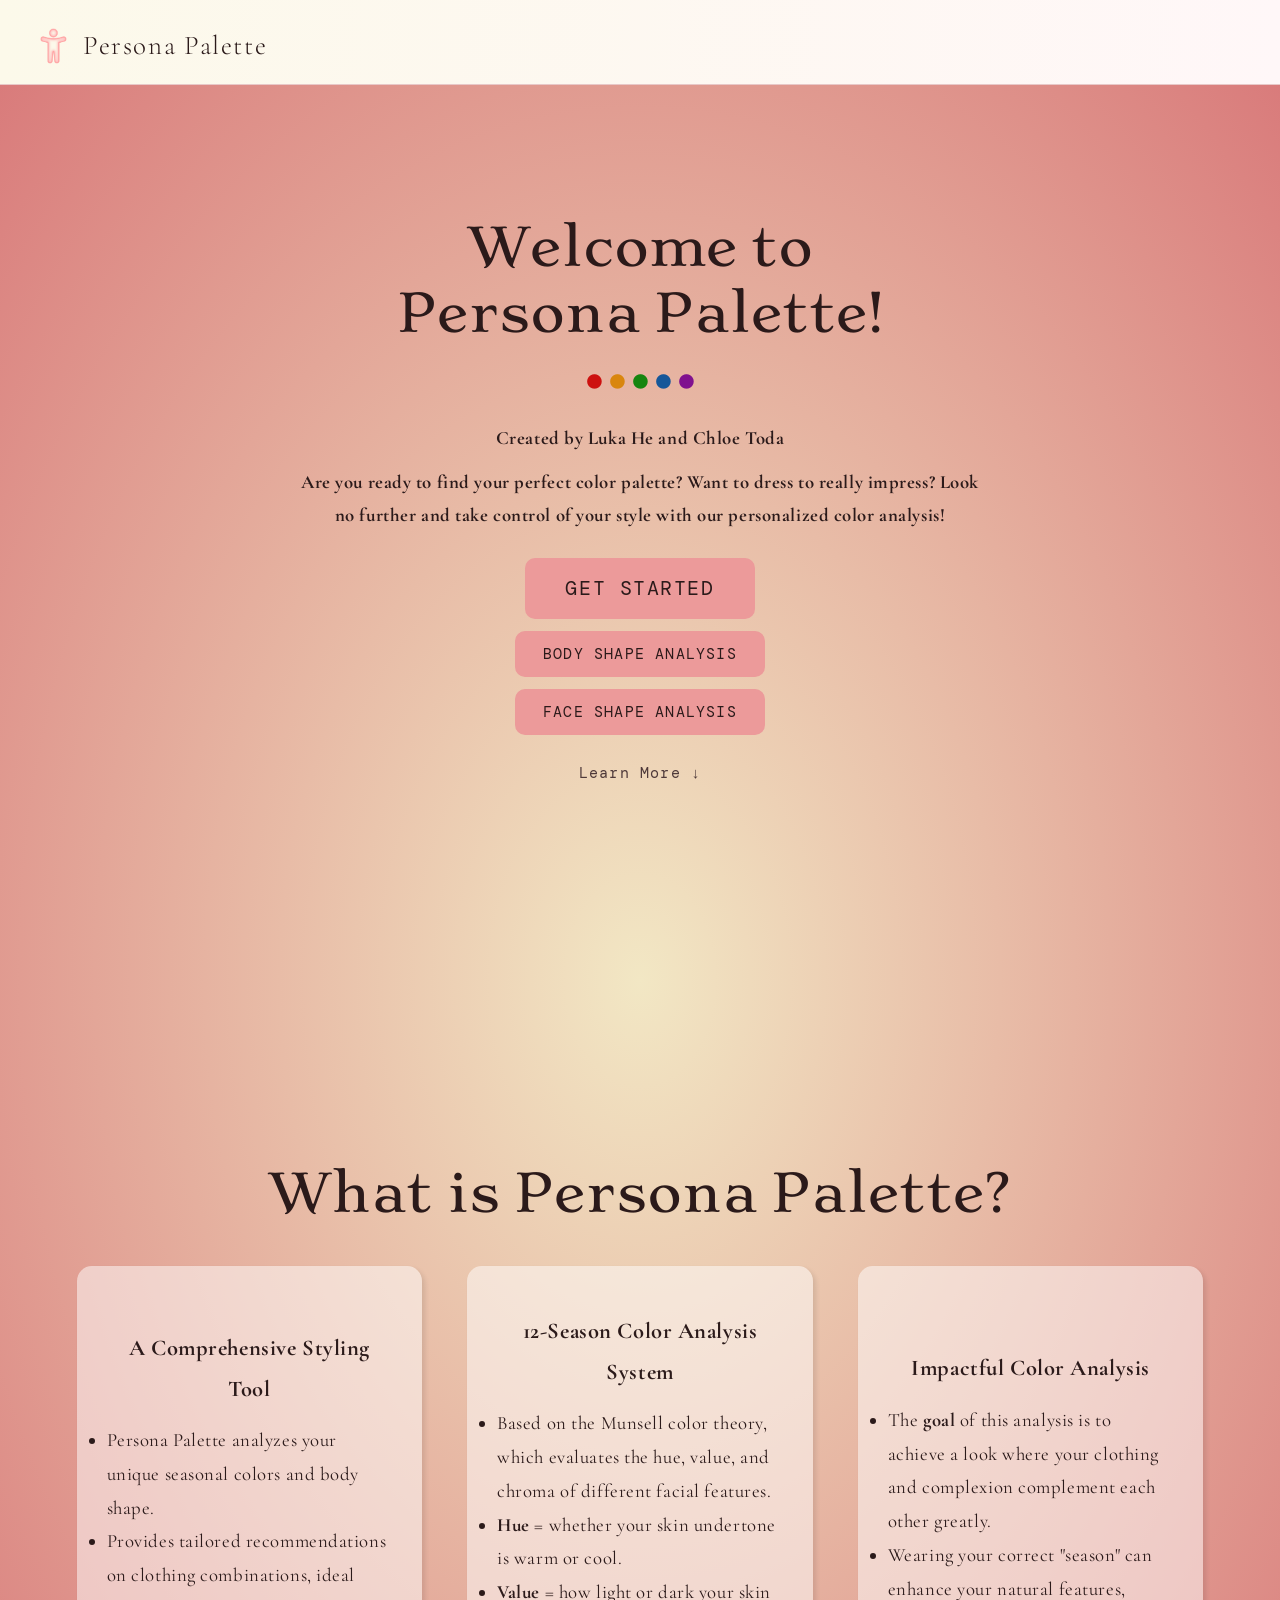
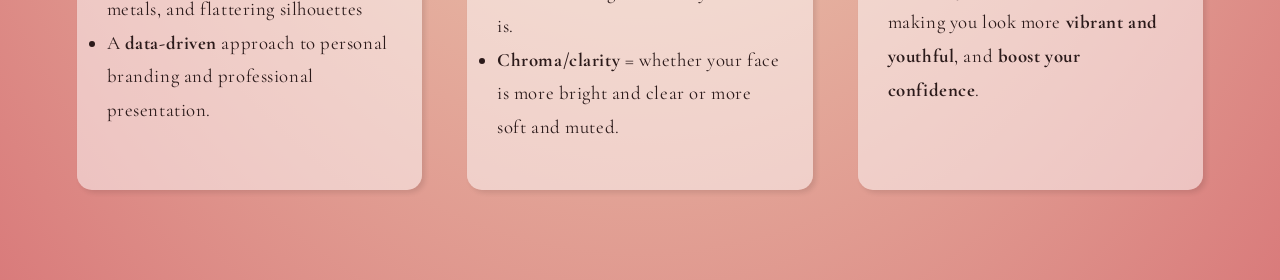
<file: index.html>
<!DOCTYPE html>
<html lang="en">
<head>
  <meta charset="UTF-8" />
  <meta name="viewport" content="width=device-width, initial-scale=1.0" />
  <title>Persona Palette | Home</title>
  <link href="https://fonts.googleapis.com/css2?family=Stoke:wght@400&family=Cormorant+Garamond:wght@300;400;600&family=DM+Mono:wght@300;400;500&display=swap" rel="stylesheet">
  <link href="welcome-styles.css" rel="stylesheet" />
  <script src="/layout.js"></script>
  <link rel="icon" href="/assets/images/icon.png">
</head>
<body>
  <div id="main-area">
    <div style="background: radial-gradient(#f2e7c4, #D97B7B);">
      <div class="welcome-container">
          <h1 class="page-title">Welcome to<br>Persona Palette!</h1>
          <p class="rainbow"><span style="color:rgb(203, 0, 0);">•</span><span style="color:rgb(216, 130, 0);">•</span><span style="color:green;">•</span><span style="color:rgb(0, 77, 153);">•</span><span style="color:rgb(118, 0, 141);">•</span></p>
          <p class="welcome-text" style="font-weight: bold;">Created by Luka He and Chloe Toda</p>
          <p class="welcome-text" style="font-weight: bold; margin-top:10px;">Are you ready to find your perfect color palette? Want to dress to really impress? Look no further and take control of your style with our personalized color analysis!</p>
          <button class="btn btn-start" style="font-size: 1.3rem; padding: 18px 40px; margin-top: 25px;" onclick="window.location.href='/add_photo.html'">
              GET STARTED
          </button>
          <button class="btn btn-start" style="font-size: 1rem; padding: 13px 28px; margin-top: 12px;" onclick="window.location.href='/body-shape.html'">
            BODY SHAPE ANALYSIS
          </button>
          <button class="btn btn-start" style="font-size: 1rem; padding: 13px 28px; margin-top: 12px;" onclick="window.location.href='/face-shape.html'">
            FACE SHAPE ANALYSIS
          </button>
          <button onClick="handleClick()" class="btn btn-learn" style="font-size: 1rem; margin-top: 15px; border: none;">              Learn More &#8595;
          </button>
      </div>

      <div id="learn-more-container">
          <h1 class="page-title" style="margin: 90px 0 40px 0; color: var(--deep);">What is Persona Palette?</h1>
          <div class="flex-center">
            <div class="flex-child learn-text">
              <ul>
                <p class="list-title">A Comprehensive Styling Tool</p>
                <li>
                  Persona Palette analyzes your unique seasonal colors and body shape.
                </li>
                <li>
                  Provides tailored recommendations on clothing combinations, ideal metals, and flattering silhouettes
                </li>
                <li>
                  A <span class="bold">data-driven</span> approach to personal branding and professional presentation.
                </li>
              </ul>
            </div>

            <div class="flex-child learn-text">
              <ul>
                <p class="list-title">12-Season Color Analysis System</p>
                <li>
                  Based on the Munsell color theory, which evaluates the hue, value, and chroma of different facial features.
                </li>
                <li>
                  <span class="bold">Hue</span> = whether your skin undertone is warm or cool.
                </li>
                <li>
                  <span class="bold">Value</span> = how light or dark your skin is.
                </li>
                <li>
                  <span class="bold">Chroma/clarity</span> = whether your face is more bright and clear or more soft and muted.
                </li>
              </ul>
            </div>

            <div class="flex-child learn-text">
              <ul>
                <p class="list-title">Impactful Color Analysis</p>
                <li>
                  The <span class="bold">goal</span> of this analysis is to achieve a look where your clothing and complexion complement each other greatly.
                </li>
                <li>
                  Wearing your correct "season" can enhance your natural features, making you look more <span class="bold">vibrant and youthful</span>, and <span class="bold">boost your confidence</span>.
                </li>
              </ul>
            </div>
          </div>
      </div>
    </div>
  </div>
    
  <script>
      const learnMoreRef = document.getElementById("learn-more-container");
      function handleClick() {
            learnMoreRef.scrollIntoView({ behavior: "smooth" });
      }
  </script>
</body>
</html>
</file>
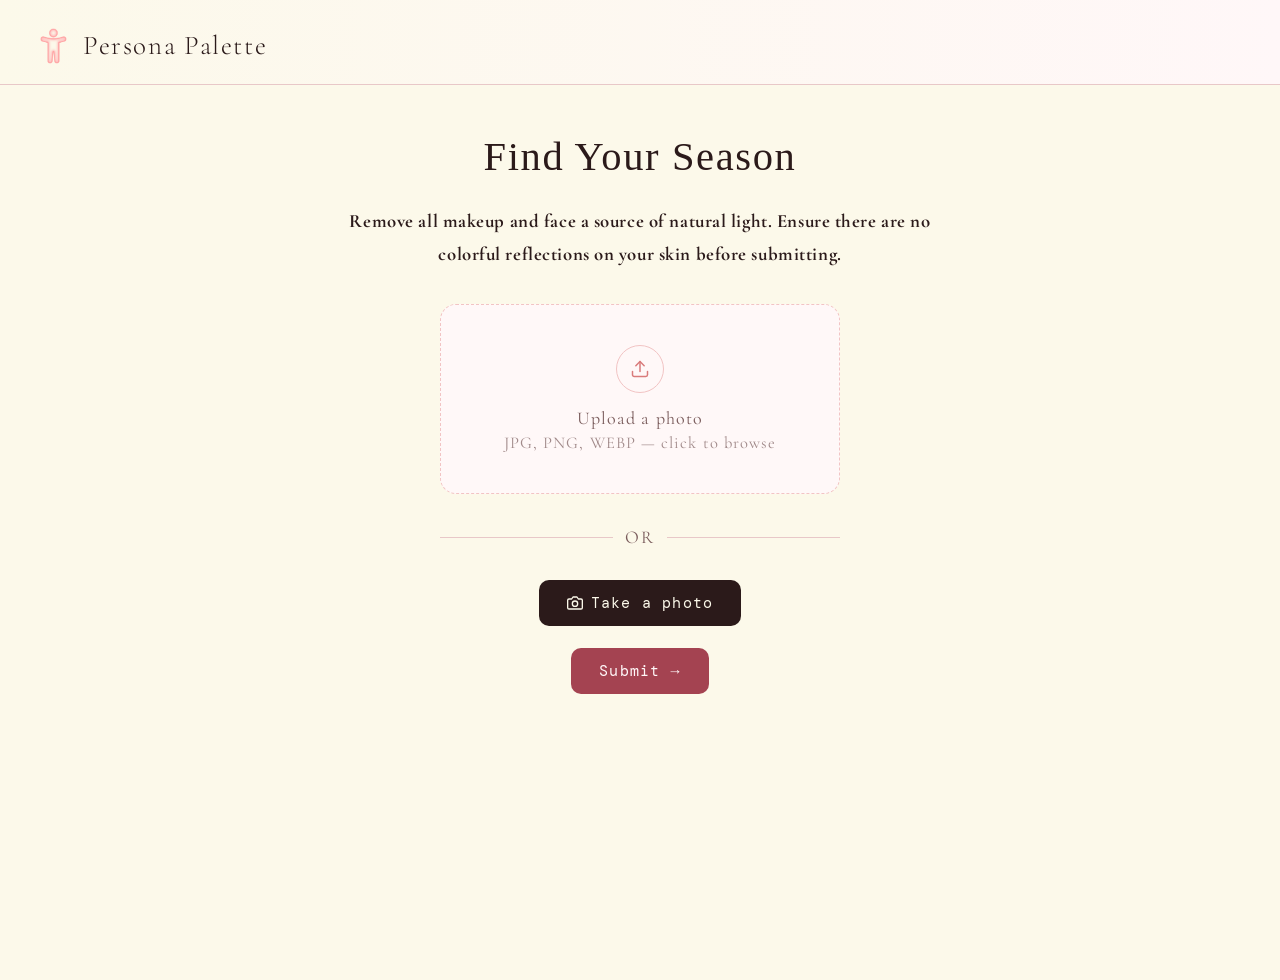
<file: add_photo.html>
<!DOCTYPE html>
<html lang="en">
<head>
  <meta charset="UTF-8" />
  <meta name="viewport" content="width=device-width, initial-scale=1.0" />
  <title>Persona Palette | Add Photo</title>
  <link href="https://fonts.googleapis.com/css2?family=Cormorant+Garamond:ital,wght@0,300;0,400;0,600;1,300;1,400&family=DM+Mono:wght@300;400;500&display=swap" rel="stylesheet" />
  <link href="styles.css" rel="stylesheet" />
  <script src="/layout.js"></script>
  <link rel="icon" href="/assets/images/icon.png">
</head>
<body>
<div id="main-area">
<div id="app">
  <main>
    <p class="page-title-dark">Find Your Season</p>

    <p class="instructions">
      Remove all makeup and face a source of natural light.
      Ensure there are no colorful reflections on your skin before submitting.
    </p>

    <div class="upload-zone">
      <label for="file-input">
        <div class="upload-icon">
          <svg width="20" height="20" viewBox="0 0 24 24" fill="none"
               stroke="currentColor" stroke-width="1.8" stroke-linecap="round" stroke-linejoin="round">
            <path d="M21 15v4a2 2 0 0 1-2 2H5a2 2 0 0 1-2-2v-4"/>
            <polyline points="17 8 12 3 7 8"/>
            <line x1="12" y1="3" x2="12" y2="15"/>
          </svg>
        </div>
        <div class="label-text">
          Upload a photo
          <span>JPG, PNG, WEBP — click to browse</span>
        </div>
      </label>
      <input type="file" id="file-input" accept="image/*" />
    </div>

    <img id="upload-preview" alt="Preview" />

    <div class="divider">or</div>

    <button class="btn btn-dark" id="open-camera-btn">
      <svg width="16" height="16" viewBox="0 0 24 24" fill="none"
           stroke="currentColor" stroke-width="2" stroke-linecap="round" stroke-linejoin="round">
        <path d="M23 19a2 2 0 0 1-2 2H3a2 2 0 0 1-2-2V8a2 2 0 0 1 2-2h4l2-3h6l2 3h4a2 2 0 0 1 2 2z"/>
        <circle cx="12" cy="13" r="4"/>
      </svg>
      Take a photo
    </button>

    <div style="transform: translate(0,-10px);">
      <button class="btn btn-rose" id="submit-btn">
        Submit →
      </button>
    </div>
  </main>
</div>
</div>

<!-- Camera Modal -->
<div class="backdrop" id="camera-backdrop">
  <div class="modal">
    <p class="modal-title">Take a photo</p>
    <p class="camera-error" id="camera-error" style="display:none;"></p>
    <video id="camera-video" autoplay playsinline muted></video>
    <div class="btn-row">
      <button class="btn btn-ghost" id="cancel-camera-btn">Cancel</button>
      <button class="btn btn-dark" id="capture-btn" disabled>Starting camera…</button>
    </div>
    <canvas id="capture-canvas" style="display:none;"></canvas>
  </div>
</div>

<script>
  let savedPhoto = null;

  const fileInput   = document.getElementById('file-input');
  const previewImg  = document.getElementById('upload-preview');

  fileInput.addEventListener('change', e => {
    const file = e.target.files[0];
    if (!file) return;
    const reader = new FileReader();
    reader.onload = ev => {
      savedPhoto = ev.target.result;
      previewImg.src = savedPhoto;
      previewImg.classList.add('visible');
    };
    reader.readAsDataURL(file);
  });

  document.getElementById('submit-btn').addEventListener('click', () => {
    if (!savedPhoto) {
      alert('Please upload or take a photo first!');
      return;
    }
    // Pass the photo to the next page via sessionStorage
    sessionStorage.setItem('hoohacks_photo', savedPhoto);
    window.location.href = 'results.html';
  });

  /* ── Camera ── */
  const backdrop   = document.getElementById('camera-backdrop');
  const video      = document.getElementById('camera-video');
  const captureBtn = document.getElementById('capture-btn');
  const camError   = document.getElementById('camera-error');
  const capCanvas  = document.getElementById('capture-canvas');
  let mediaStream  = null;

  document.getElementById('open-camera-btn').addEventListener('click', () => {
    camError.style.display = 'none';
    captureBtn.disabled = true;
    captureBtn.textContent = 'Starting camera…';
    backdrop.classList.add('open');

    navigator.mediaDevices.getUserMedia({ video: true })
      .then(stream => {
        mediaStream = stream;
        video.srcObject = stream;
        captureBtn.disabled = false;
        captureBtn.textContent = 'Capture photo';
      })
      .catch(() => {
        camError.textContent = 'Could not access your camera. Please allow camera permission and try again.';
        camError.style.display = 'block';
      });
  });

  function closeCamera() {
    if (mediaStream) { mediaStream.getTracks().forEach(t => t.stop()); mediaStream = null; }
    backdrop.classList.remove('open');
  }

  document.getElementById('cancel-camera-btn').addEventListener('click', closeCamera);
  backdrop.addEventListener('click', e => { if (e.target === backdrop) closeCamera(); });

  captureBtn.addEventListener('click', () => {
    capCanvas.width  = video.videoWidth;
    capCanvas.height = video.videoHeight;
    capCanvas.getContext('2d').drawImage(video, 0, 0);
    savedPhoto = capCanvas.toDataURL('image/png');
    previewImg.src = savedPhoto;
    previewImg.classList.add('visible');
    closeCamera();
  });
</script>
</body>
</html>
</file>
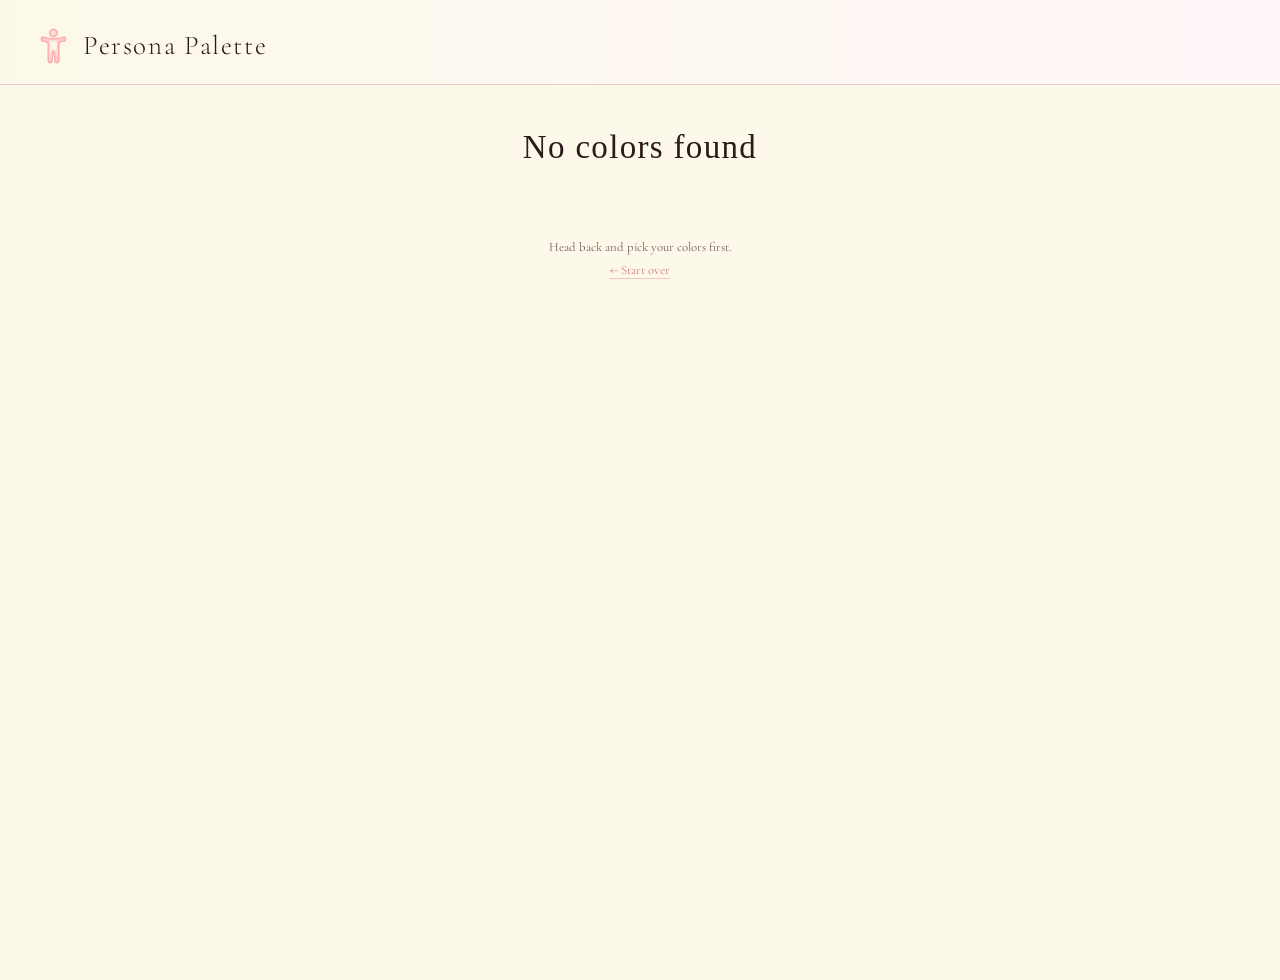
<file: analysis.html>
<!DOCTYPE html>
<html lang="en">
<head>
  <meta charset="UTF-8" />
  <meta name="viewport" content="width=device-width, initial-scale=1.0" />
  <title>Persona Palette | Color Analysis</title>
  <link href="https://fonts.googleapis.com/css2?family=Cormorant+Garamond:ital,wght@0,300;0,400;0,600;1,300;1,400&family=DM+Mono:wght@300;400;500&display=swap" rel="stylesheet" />
  <link href="styles.css" rel="stylesheet" />
  <script src="/layout.js"></script>
  <link rel="icon" href="/assets/images/icon.png">
  <script src="https://ajax.googleapis.com/ajax/libs/jquery/1.11.2/jquery.min.js">
  </script>
  <script src="https://html2canvas.hertzen.com/dist/html2canvas.min.js"></script>

  <style>
    /* ── Analysis page extras ── */
    .analysis-hero {
      width: 100%;
      max-width: 680px;
      border-radius: 20px;
      padding: 48px 40px 40px;
      text-align: center;
      position: relative;
      overflow: hidden;
    }
    .analysis-hero::before {
      content: '';
      position: absolute;
      inset: 0;
      background: inherit;
      filter: blur(0);
      z-index: 0;
    }
    .analysis-hero * { position: relative; z-index: 1; }

    .season-badge {
      display: inline-block;
      font-size: .7rem;
      letter-spacing: 0.22em;
      text-transform: uppercase;
      padding: 5px 14px;
      border-radius: 20px;
      margin-bottom: 20px;
      font-family: 'DM Mono', monospace;
      font-weight: 500;
    }
    .season-name {
      font-family: 'Cormorant Garamond', serif;
      font-size: 3.8rem;
      font-weight: 300;
      letter-spacing: 0.06em;
      line-height: 1.1;
      margin-bottom: 8px;
    }
    .season-sub {
      font-family: 'Cormorant Garamond', serif;
      font-size: 1.3rem;
      font-weight: 300;
      font-style: italic;
      letter-spacing: 0.04em;
      opacity: 0.75;
      margin-bottom: 24px;
    }
    .season-desc {
      font-size: 0.82rem;
      line-height: 1.9;
      letter-spacing: 0.03em;
      max-width: 480px;
      margin: 0 auto;
      opacity: 0.85;
    }

    /* Your colors row */
    .your-colors-row {
      display: flex;
      gap: 14px;
      justify-content: center;
      flex-wrap: wrap;
      margin-top: 28px;
    }
    .your-color-chip {
      display: flex;
      flex-direction: column;
      align-items: center;
      gap: 6px;
    }
    .your-color-swatch {
      width: 44px;
      height: 44px;
      border-radius: 50%;
      border: 3px solid rgba(255,255,255,0.4);
      box-shadow: 0 2px 10px rgba(0,0,0,0.18);
    }
    .your-color-label {
      font-size: 0.6rem;
      letter-spacing: 0.12em;
      text-transform: uppercase;
      opacity: 0.7;
    }

    /* Section cards */
    .analysis-section {
      width: 100%;
      max-width: 680px;
      background: #fff8f8;
      border: 1px solid var(--border);
      border-radius: 16px;
      padding: 32px;
    }
    .section-heading {
      font-family: 'Cormorant Garamond', serif;
      font-size: 1.5rem;
      font-weight: 400;
      letter-spacing: 0.06em;
      margin-bottom: 20px;
      color: var(--deep);
    }

    /* Recommended palette swatches */
    .palette-grid {
      display: flex;
      flex-wrap: wrap;
      gap: 10px;
    }
    .palette-chip {
      display: flex;
      flex-direction: column;
      align-items: center;
      gap: 6px;
    }
    .palette-swatch {
      width: 56px;
      height: 56px;
      border-radius: 10px;
      box-shadow: 0 2px 8px var(--shadow);
    }
    .palette-name {
      font-size: 0.58rem;
      letter-spacing: 0.06em;
      color: var(--muted);
      text-align: center;
      max-width: 60px;
    }

    /* Avoid palette */
    .avoid-palette-grid {
      display: flex;
      flex-wrap: wrap;
      gap: 10px;
    }
    .avoid-chip {
      position: relative;
      display: flex;
      flex-direction: column;
      align-items: center;
      gap: 6px;
    }
    .avoid-chip .palette-swatch::after {
      content: '✕';
      position: absolute;
      inset: 0;
      display: flex;
      align-items: center;
      justify-content: center;
      font-size: 1.1rem;
      color: rgba(255,255,255,0.85);
      text-shadow: 0 1px 3px rgba(0,0,0,0.5);
    }
    .avoid-chip .palette-swatch {
      position: relative;
      opacity: 0.6;
    }
    .avoid-chip .palette-name {
      opacity: 0.6;
    }

    /* Traits list */
    .traits-list {
      display: flex;
      flex-direction: column;
      gap: 10px;
    }
    .trait-row {
      display: flex;
      align-items: flex-start;
      gap: 12px;
      font-size: 1.2rem;
      line-height: 1.6;
      letter-spacing: 0.02em;
    }
    .trait-icon {
      flex-shrink: 0;
      width: 22px;
      height: 22px;
      border-radius: 50%;
      display: flex;
      align-items: center;
      justify-content: center;
      font-size: 1.2rem;
      margin-top: 1px;
    }

    /* Harmonies */
    .harmonies-grid {
      display: grid;
      grid-template-columns: repeat(auto-fill, minmax(130px, 1fr));
      gap: 16px;
    }
    .harmony-card {
      background: white;
      border: 1px solid var(--border);
      border-radius: 12px;
      padding: 14px;
    }
    .harmony-title {
      font-size: 1.2rem;
      letter-spacing: 0.12em;
      text-transform: uppercase;
      color: var(--muted);
      margin-bottom: 10px;
    }
    .harmony-swatches {
      display: flex;
      gap: 5px;
    }
    .harmony-dot {
      width: 28px;
      height: 28px;
      border-radius: 6px;
      box-shadow: 0 1px 4px var(--shadow);
    }

    /* Loading */
    .loading-state {
      text-align: center;
      padding: 80px 20px;
      font-size: 1.2rem;
      color: var(--muted);
      letter-spacing: 0.08em;
    }
    .loading-spinner {
      width: 32px;
      height: 32px;
      border: 2px solid var(--border);
      border-top-color: var(--rose);
      border-radius: 50%;
      animation: spin 0.8s linear infinite;
      margin: 0 auto 16px;
    }
    @keyframes spin { to { transform: rotate(360deg); } }

    /* Undertone pill */
    .undertone-row {
      display: flex;
      gap: 12px;
      flex-wrap: wrap;
      margin-top: 4px;
    }
    .undertone-pill {
      display: flex;
      align-items: center;
      gap: 8px;
      background: white;
      border: 1px solid var(--border);
      border-radius: 20px;
      padding: 8px 16px;
      font-size: 1.2rem;
      letter-spacing: 0.06em;
    }
    .undertone-dot {
      width: 12px;
      height: 12px;
      border-radius: 50%;
    }
  </style>
</head>
<body>
<div id="app">
  <div id="main-area">
    <main id="main-content" style="max-width:760px; padding-bottom:80px;">
      <div class="loading-state">
        <div class="loading-spinner"></div>
        Analysing your colors…
      </div>
    </main>
  </div>
</div>

<script src="season-data.js"></script>
<script>
/* ═══════════════════════════════════════════════════
   COLOR MATH UTILITIES
═══════════════════════════════════════════════════ */
function hexToRgb(hex) {
  const r = parseInt(hex.slice(1,3),16);
  const g = parseInt(hex.slice(3,5),16);
  const b = parseInt(hex.slice(5,7),16);
  return {r,g,b};
}

function rgbToHsl(r,g,b) {
  r/=255; g/=255; b/=255;
  const max=Math.max(r,g,b), min=Math.min(r,g,b);
  let h,s,l=(max+min)/2;
  if(max===min){ h=s=0; }
  else {
    const d=max-min;
    s=l>0.5?d/(2-max-min):d/(max+min);
    switch(max){
      case r: h=((g-b)/d+(g<b?6:0))/6; break;
      case g: h=((b-r)/d+2)/6; break;
      case b: h=((r-g)/d+4)/6; break;
    }
  }
  return {h:h*360, s:s*100, l:l*100};
}

function hexToHsl(hex) {
  const {r,g,b}=hexToRgb(hex);
  return rgbToHsl(r,g,b);
}

function rotateHue(hex, deg) {
  const {h,s,l}=hexToHsl(hex);
  return hslToHex((h+deg+360)%360, s, l);
}

function hslToHex(h,s,l) {
  s/=100; l/=100;
  const a=s*Math.min(l,1-l);
  const f=n=>{ const k=(n+h/30)%12; const c=l-a*Math.max(Math.min(k-3,9-k,1),-1); return Math.round(255*c).toString(16).padStart(2,'0'); };
  return '#'+f(0)+f(8)+f(4);
}

function brightness(hex) {
  const {r,g,b}=hexToRgb(hex);
  return (r*299+g*587+b*114)/1000;
}

function warmthScore(hex) {
  const {r,g,b}=hexToRgb(hex);
  return (r - b);
}

function chroma(hex) {
  const {r,g,b}=hexToRgb(hex);
  return Math.max(r,g,b)-Math.min(r,g,b);
}

/* ═══════════════════════════════════════════════════
   SEASONAL CLASSIFICATION
═══════════════════════════════════════════════════ */
function classifySeason(colors) {
  const { eyes, lips, face, hair } = colors;

  const faceHsl   = hexToHsl(face);
  const hairHsl   = hexToHsl(hair);
  const eyesHsl   = hexToHsl(eyes);

  const skinWarmth   = warmthScore(face);
  const hairWarmth   = warmthScore(hair);
  const avgWarmth    = (skinWarmth * 2 + hairWarmth + warmthScore(eyes)) / 4;

  const skinBright   = brightness(face);
  const hairBright   = brightness(hair);
  const skinChroma   = chroma(face);
  const hairChroma   = chroma(hair);
  const eyesSat      = eyesHsl.s;

  const contrast = Math.abs(skinBright - hairBright);
  const avgBright = (skinBright + hairBright) / 2;
  const avgChroma = (skinChroma + hairChroma) / 2;

  const isWarm   = avgWarmth > 15;
  const isCool   = avgWarmth < -10;
  const isDeep   = avgBright < 120;
  const isLight  = avgBright > 170;
  const isVivid  = avgChroma > 55;
  const isMuted  = avgChroma < 30;
  const isHighContrast = contrast > 60;

  const scores = {
    spring:  0,
    summer:  0,
    autumn:  0,
    winter:  0,
  };

  if (isWarm)  { scores.spring += 2; scores.autumn += 2; }
  if (isCool)  { scores.summer += 2; scores.winter += 2; }
  if (isLight) { scores.spring += 2; scores.summer += 2; }
  if (isDeep)  { scores.autumn += 1; scores.winter += 2; }
  if (isVivid) { scores.spring += 1; scores.winter += 2; }
  if (isMuted) { scores.summer += 2; scores.autumn += 2; }
  if (isHighContrast) { scores.winter += 2; }
  if (!isHighContrast && isLight) { scores.summer += 1; scores.spring += 1; }

  if (faceHsl.h > 20 && faceHsl.h < 50) { scores.spring += 1; scores.autumn += 1; }
  if (faceHsl.h > 0  && faceHsl.h < 20) { scores.autumn += 1; }
  if (faceHsl.h > 180) { scores.winter += 1; scores.summer += 1; }

  const season = Object.entries(scores).sort((a,b)=>b[1]-a[1])[0][0];

  const sorted = Object.entries(scores).sort((a,b)=>b[1]-a[1]);
  const runner = sorted[1][0];

  const subMap = {
    spring: {
      spring: 'true_spring',
      summer: 'light_spring',
      autumn: 'true_spring',
      winter: 'bright_spring',
    },
    summer: {
      summer: 'true_summer',
      spring: 'light_summer',
      winter: 'true_summer',
      autumn: 'soft_summer',
    },
    autumn: {
      autumn: 'true_autumn',
      spring: 'soft_autumn',
      winter: 'dark_autumn',
      summer: 'soft_autumn',
    },
    winter: {
      winter: 'true_winter',
      spring: 'bright_winter',
      summer: 'true_winter',
      autumn: 'dark_winter',
    },
  };

  const subSeasonKey = subMap[season]?.[runner] || `true_${season}`;
  const subSeason = subSeasonKey.replace(/_/g, ' ').replace(/\b\w/g, c => c.toUpperCase());

  return { season, subSeason, subSeasonKey, scores, isWarm, isCool, isDeep, isLight, isVivid, isMuted, contrast };
}

/* ═══════════════════════════════════════════════════
   COLOR HARMONY GENERATION
═══════════════════════════════════════════════════ */
function generateHarmonies(baseHex) {
  return {
    complementary: [baseHex, rotateHue(baseHex, 180)],
    analogous:     [rotateHue(baseHex,-30), baseHex, rotateHue(baseHex,30)],
    triadic:       [baseHex, rotateHue(baseHex,120), rotateHue(baseHex,240)],
    tetradic:      [baseHex, rotateHue(baseHex,90), rotateHue(baseHex,180), rotateHue(baseHex,270)],
  };
}

/* ═══════════════════════════════════════════════════
   PAGE RENDER
═══════════════════════════════════════════════════ */
const main = document.getElementById('main-content');

const storedColors = sessionStorage.getItem('hoohacks_colors');
const storedPhoto  = sessionStorage.getItem('hoohacks_photo');

if (!storedColors) {
  main.innerHTML = `
    <p class="page-title">No colors found</p>
    <div class="no-photo">
      Head back and pick your colors first.<br/>
      <a href="index.html">← Start over</a>
    </div>`;
} else {
  const colors = JSON.parse(storedColors);
  setTimeout(() => renderAnalysis(colors), 400);
}

function renderAnalysis(colors) {
  const result   = classifySeason(colors);
  const data = SEASON_DATA[result.subSeasonKey] || SEASON_DATA[`true_${result.season}`];
  const harmonies = generateHarmonies(colors.face);

  main.innerHTML = '';

  // ── Hero card
  const hero = document.createElement('div');
  hero.className = 'analysis-hero';
  hero.style.background  = data.heroGradient;
  hero.style.color        = data.textColor;
  hero.style.border       = `1px solid rgba(0,0,0,0.06)`;
  hero.style.boxShadow    = '0 12px 48px rgba(0,0,0,0.10)';
  hero.innerHTML = `
    <div class="season-badge" style="background:${data.badgeBg}; color:${data.badgeColor};">
      ${data.emoji} Your season
    </div>
    <div class="season-name">${result.subSeason}</div>
    <div class="season-sub" style="font-style:normal; font-size:1.2rem; letter-spacing:0.14em; opacity:0.6;">${data.oneWordSum}</div>
    <div class="your-colors-row">
      ${['face','eyes','lips','hair'].map(f => `
        <div class="your-color-chip">
          <div class="your-color-swatch" style="background:${colors[f]}"></div>
          <div class="your-color-label">${f}</div>
        </div>
      `).join('')}
    </div>
  `;
  main.appendChild(hero);

  // ── Undertone & contrast
  const undertoneSection = makeSection('Your characteristics');
  undertoneSection.innerHTML += `
    <div class="undertone-row">
      <div class="undertone-pill">
        <div class="undertone-dot" style="background:${result.isWarm ? '#DAA520' : result.isCool ? '#6495ED' : '#9B8EA8'}"></div>
        ${result.isWarm ? 'Warm undertone' : result.isCool ? 'Cool undertone' : 'Neutral undertone'}
      </div>
      <div class="undertone-pill">
        <div class="undertone-dot" style="background:${result.isDeep ? '#3B2A1A' : result.isLight ? '#FAE8D4' : '#B07850'}"></div>
        ${result.isDeep ? 'Deep coloring' : result.isLight ? 'Light coloring' : 'Medium coloring'}
      </div>
      <div class="undertone-pill">
        <div class="undertone-dot" style="background:${result.isMuted ? '#A8A8A8' : result.isVivid ? '#FF6B35' : '#D4926A'}"></div>
        ${result.isMuted ? 'Muted / soft' : result.isVivid ? 'Vivid / bright' : 'Moderate chroma'}
      </div>
    </div>
    <div class="traits-list" style="margin-top:20px;">
      ${data.traits.map(t => `
        <div class="trait-row">
          <div class="trait-icon" style="background:#fff8f8; border:1px solid var(--border);">${t.icon}</div>
          <span>${t.text}</span>
        </div>
      `).join('')}
    </div>
  `;
  main.appendChild(undertoneSection);

  // ── Recommended palette
  const palSection = makeSection('Your color palette');
  palSection.innerHTML += `
    <div class="palette-grid">
      ${data.palette.map(c => `
        <div class="palette-chip">
          <div class="palette-swatch" style="background:${c.hex}"></div>
        </div>
      `).join('')}
    </div>
    <p style="font-size:1.2rem; color:var(--muted); margin-top:18px; line-height:1.7; letter-spacing:0.03em;">
      ${data.tip}
    </p>
  `;
  main.appendChild(palSection);

  // ── Colors to avoid
  const avoidSection = makeSection('Colors to avoid');
  avoidSection.innerHTML += `
    <p style="font-size:1.2rem; color:var(--muted); margin-bottom:16px; line-height:1.7; letter-spacing:0.03em;">
      These tones work against your natural coloring — they can make you look washed out, sallow, or add unwanted shadows.
    </p>
    <div class="avoid-palette-grid">
      ${data.avoid.map(c => `
        <div class="palette-chip">
          <div class="palette-swatch" style="background:${c.hex};"></div>
        </div>
      `).join('')}
    </div>
  `;
  main.appendChild(avoidSection);

  // ── Best combinations
  const bestSection = makeSection('Best combinations');
  bestSection.innerHTML += `
    <div class="traits-list">
      ${data.bestCombos.map(c => `
        <div class="trait-row">
          <div class="trait-icon" style="background:#e8f5e9; border:1px solid #c8e6c9;">✓</div>
          <span>${c}</span>
        </div>
      `).join('')}
    </div>
  `;
  main.appendChild(bestSection);

  // ── Worst combinations
  const worstSection = makeSection('Worst combinations');
  worstSection.innerHTML += `
    <div class="traits-list">
      ${data.worstCombos.map(c => `
        <div class="trait-row">
          <div class="trait-icon" style="background:#fce4ec; border:1px solid #f8bbd0;">✕</div>
          <span>${c}</span>
        </div>
      `).join('')}
    </div>
  `;
  main.appendChild(worstSection);

  // ── Action buttons
  const btnRow = document.createElement('div');
  btnRow.className = 'btn-row';
  btnRow.innerHTML = `
    <button class="btn btn-ghost" onclick="window.location.href='results.html'">← Pick again</button>
    <button class="btn btn-ghost" onclick="window.location.href='index.html'">↩ Start over</button>
    <button class="btn btn-dark" id="save-btn">Save as image</button>
  `;
  main.appendChild(btnRow);

  document.getElementById('save-btn').addEventListener('click', saveResult);
}

function makeSection(title) {
  const s = document.createElement('div');
  s.className = 'analysis-section';
  s.innerHTML = `<div class="section-heading">${title}</div>`;
  return s;
}

function capitalize(s) { return s.charAt(0).toUpperCase() + s.slice(1); }

/* ── Save as image ── */
function saveResult() {
  const mainContent = document.getElementById('main-content');
  if (!mainContent) return;

  html2canvas(mainContent, {
    backgroundColor: '#FCF9EA', // Match your cream background
    scale: 2, // Higher resolution
    useCORS: true,
    allowTaint: true,
    width: mainContent.scrollWidth,
    height: mainContent.scrollHeight,
  }).then(canvas => {
    const link = document.createElement('a');
    link.download = 'color-analysis.png';
    link.href = canvas.toDataURL('image/png');
    link.click();
  }).catch(err => {
    console.error('Screenshot failed:', err);
    alert('Screenshot failed. Try using your browser\'s built-in screenshot tool.');
  });
}
</script>
</body>
</html>
</file>
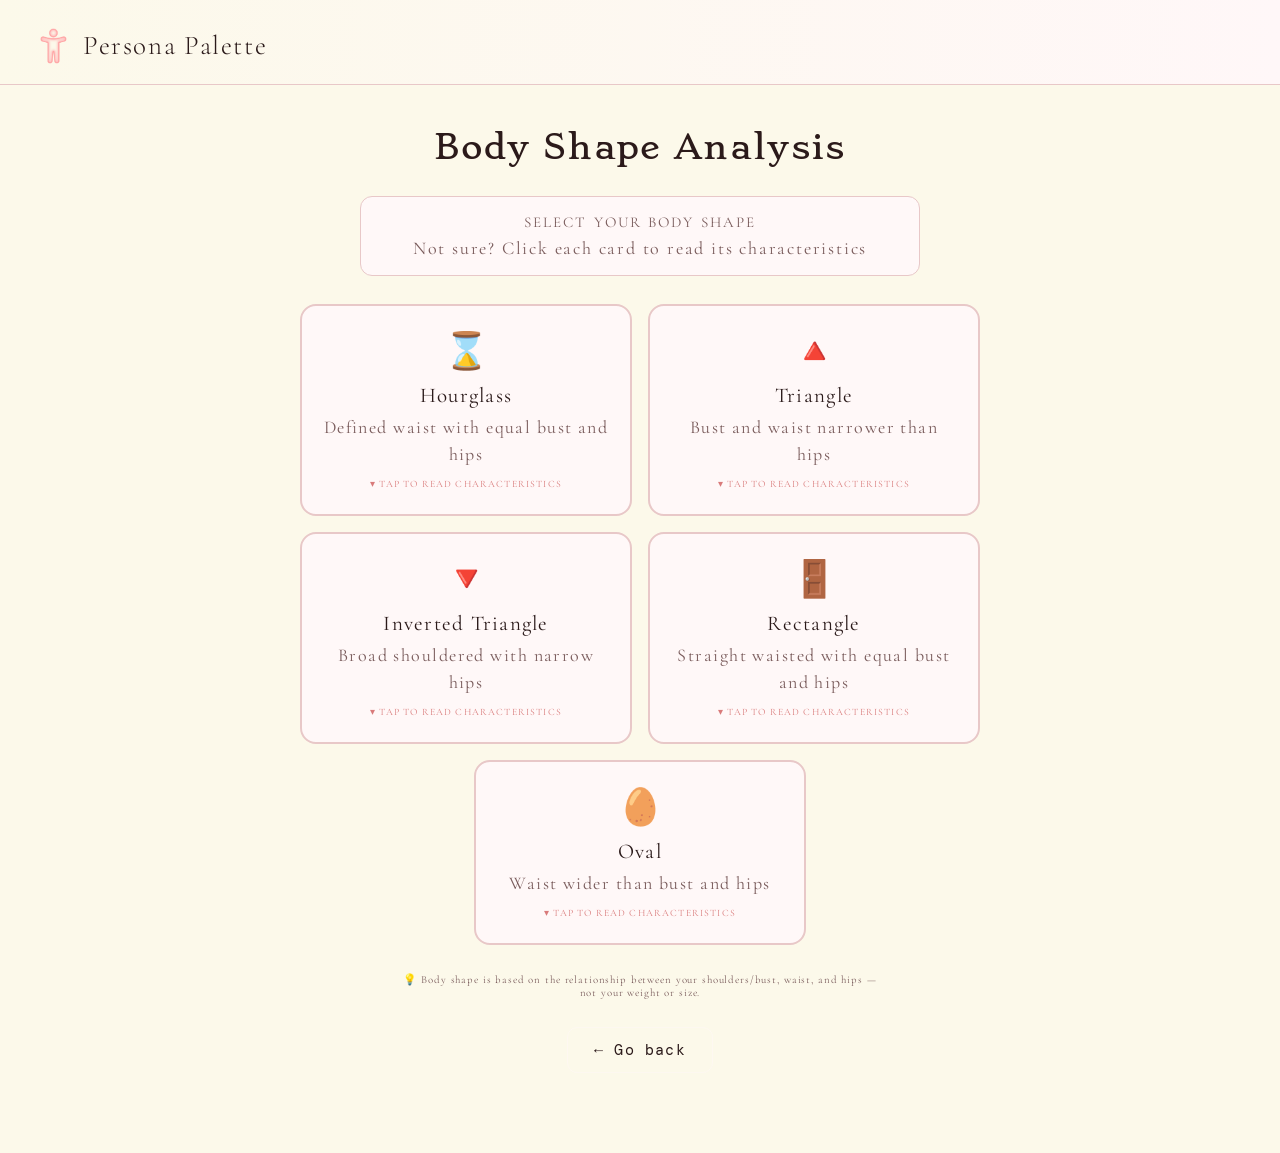
<file: body-shape.html>
<!DOCTYPE html>
<html lang="en">
<head>
  <meta charset="UTF-8" />
  <meta name="viewport" content="width=device-width, initial-scale=1.0" />
  <title>Persona Palette | Body Shape Analysis</title>
  <link href="https://fonts.googleapis.com/css2?family=Stoke:wght@400&family=Cormorant+Garamond:ital,wght@0,300;0,400;0,600;1,300;1,400&family=DM+Mono:wght@300;400;500&display=swap" rel="stylesheet" />
  <link href="styles.css" rel="stylesheet" />
  <script src="/layout.js"></script>
  <link rel="icon" href="/assets/images/icon.png">
  <style>
    /* ── Body Shape Selection Page ── */
    .body-shape-grid {
      display: flex;
      flex-wrap: wrap;
      gap: 16px;
      justify-content: center;
      width: 100%;
      max-width: 680px;
    }

    .shape-card {
      background: #fff8f8;
      border: 2px solid var(--border);
      border-radius: 16px;
      padding: 24px 20px;
      width: calc(50% - 8px);
      min-width: 200px;
      cursor: pointer;
      transition: border-color 0.2s, box-shadow 0.2s, transform 0.15s;
      text-align: center;
      position: relative;
    }
    .shape-card:hover {
      border-color: var(--rose);
      box-shadow: 0 4px 20px var(--shadow);
      transform: translateY(-2px);
    }
    .shape-card.selected {
      border-color: var(--rose);
      background: #fff0f0;
      box-shadow: 0 0 0 3px var(--blush);
    }

    .shape-emoji {
      font-size: 2.4rem;
      margin-bottom: 10px;
      display: block;
    }
    .shape-name {
      font-family: 'Cormorant Garamond', serif;
      font-size: 1.4rem;
      font-weight: 400;
      letter-spacing: 0.06em;
      color: var(--deep);
      margin-bottom: 6px;
    }
    .shape-tagline {
      font-size: 1.2rem;
      letter-spacing: 0.08em;
      color: var(--muted);
      line-height: 1.5;
    }

    .shape-checkmark {
      position: absolute;
      top: 12px;
      right: 14px;
      font-size: 1rem;
      color: var(--rose);
      opacity: 0;
      transition: opacity 0.2s;
    }
    .shape-card.selected .shape-checkmark {
      opacity: 1;
    }

    /* Expandable details panel */
    .shape-details {
      display: none;
      margin-top: 12px;
      text-align: left;
      border-top: 1px solid var(--border);
      padding-top: 12px;
    }
    .shape-card.expanded .shape-details {
      display: block;
    }
    .shape-detail-item {
      display: flex;
      gap: 8px;
      align-items: flex-start;
      font-size: 1.2rem;
      line-height: 1.6;
      color: var(--muted);
      margin-bottom: 6px;
      letter-spacing: 0.02em;
    }
    .shape-detail-icon {
      flex-shrink: 0;
      font-size: 0.85rem;
    }

    .expand-hint {
      font-size: 0.65rem;
      letter-spacing: 0.12em;
      text-transform: uppercase;
      color: var(--rose);
      margin-top: 10px;
      display: block;
    }

    /* ── Result Page Styles (mirrors analysis.html) ── */
    .analysis-hero {
      width: 100%;
      max-width: 680px;
      border-radius: 20px;
      padding: 48px 40px 40px;
      text-align: center;
      position: relative;
      overflow: hidden;
    }
    .analysis-hero::before {
      content: '';
      position: absolute;
      inset: 0;
      background: inherit;
      filter: blur(0);
      z-index: 0;
    }
    .analysis-hero * { position: relative; z-index: 1; }

    .season-badge {
      display: inline-block;
      font-size: 0.7rem;
      letter-spacing: 0.22em;
      text-transform: uppercase;
      padding: 5px 14px;
      border-radius: 20px;
      margin-bottom: 20px;
      font-family: 'DM Mono', monospace;
      font-weight: 500;
    }
    .season-name {
      font-family: 'Cormorant Garamond', serif;
      font-size: 3.8rem;
      font-weight: 300;
      letter-spacing: 0.06em;
      line-height: 1.1;
      margin-bottom: 8px;
    }
    .season-sub {
      font-family: 'Cormorant Garamond', serif;
      font-size: 1.2rem;
      font-weight: 300;
      font-style: normal;
      letter-spacing: 0.14em;
      opacity: 0.6;
      margin-bottom: 24px;
    }

    .analysis-section {
      width: 100%;
      max-width: 680px;
      background: #fff8f8;
      border: 1px solid var(--border);
      border-radius: 16px;
      padding: 32px;
    }
    .section-heading {
      font-family: 'Cormorant Garamond', serif;
      font-size: 1.35rem;
      font-weight: 400;
      letter-spacing: 0.06em;
      margin-bottom: 20px;
      color: var(--deep);
    }

    .traits-list {
      display: flex;
      flex-direction: column;
      gap: 10px;
    }
    .trait-row {
      display: flex;
      align-items: flex-start;
      gap: 12px;
      font-size: 1.2rem;
      line-height: 1.6;
      letter-spacing: 0.02em;
    }
    .trait-icon {
      flex-shrink: 0;
      width: 22px;
      height: 22px;
      border-radius: 50%;
      display: flex;
      align-items: center;
      justify-content: center;
      font-size: 0.7rem;
      margin-top: 1px;
    }

    /* Clothing category grid */
    .clothing-grid {
      display: flex;
      flex-direction: column;
      gap: 12px;
    }
    .clothing-item {
      background: white;
      border: 1px solid var(--border);
      border-radius: 12px;
      padding: 16px 18px;
    }
    .clothing-item-name {
      font-family: 'Cormorant Garamond', serif;
      font-size: 1.2rem;
      font-weight: 400;
      letter-spacing: 0.05em;
      color: var(--deep);
      margin-bottom: 4px;
    }
    .clothing-item-desc {
      font-size: 1.2rem;
      color: var(--muted);
      line-height: 1.6;
      letter-spacing: 0.02em;
    }

    .undertone-row {
      display: flex;
      gap: 12px;
      flex-wrap: wrap;
      margin-top: 4px;
    }
    .undertone-pill {
      display: flex;
      align-items: center;
      gap: 8px;
      background: white;
      border: 1px solid var(--border);
      border-radius: 20px;
      padding: 8px 16px;
      font-size: 0.75rem;
      letter-spacing: 0.06em;
    }

    .loading-state {
      text-align: center;
      padding: 80px 20px;
      font-size: 0.92rem;
      color: var(--muted);
      letter-spacing: 0.08em;
    }
    .loading-spinner {
      width: 32px;
      height: 32px;
      border: 2px solid var(--border);
      border-top-color: var(--rose);
      border-radius: 50%;
      animation: spin 0.8s linear infinite;
      margin: 0 auto 16px;
    }
    @keyframes spin { to { transform: rotate(360deg); } }
  </style>
</head>
<body>
<div id="main-area">
<div id="app">
  <main id="main-content">
    <div class="loading-state">
      <div class="loading-spinner"></div>
      Loading body shape analysis…
    </div>
  </main>
</div>
</div>

<script src="body-data.js"></script>
<script>
const SHAPES = [
  { key: 'hourglass',          label: 'Hourglass',          emoji: '⌛', tagline: 'Defined waist with equal bust and hips' },
  { key: 'triangle',           label: 'Triangle',           emoji: '🔺', tagline: 'Bust and waist narrower than hips' },
  { key: 'inverted_triangle',  label: 'Inverted Triangle',  emoji: '🔻', tagline: 'Broad shouldered with narrow hips' },
  { key: 'rectangle',          label: 'Rectangle',          emoji: '🚪',  tagline: 'Straight waisted with equal bust and hips' },
  { key: 'oval',               label: 'Oval',               emoji: '🥚', tagline: 'Waist wider than bust and hips' },
];

let selectedShape = null;
const main = document.getElementById('main-content');

// Check if we already have a saved result
const savedShape = sessionStorage.getItem('hoohacks_body_shape');
if (savedShape) {
  setTimeout(() => renderResult(savedShape), 300);
} else {
  buildSelectionPage();
}

/* ═══════════════════════════════════════════════════
   SELECTION PAGE
═══════════════════════════════════════════════════ */
function buildSelectionPage() {
  main.innerHTML = `
    <p class="page-title">Body Shape Analysis</p>

    <div class="instruction-banner" id="instruction-banner">
      <div class="step-label">Select your body shape</div>
      <div class="feature-name" style="font-size:1.2rem; letter-spacing:0.1em; color:var(--muted); font-family:'Cormorant Garamond', serif;">
        Not sure? Click each card to read its characteristics
      </div>
    </div>

    <div class="body-shape-grid" id="shape-grid"></div>

    <p style="font-size:0.72rem; color:var(--muted); letter-spacing:0.08em; text-align:center; max-width:480px;">
      💡 Body shape is based on the relationship between your shoulders/bust, waist, and hips — not your weight or size.
    </p>

    <div class="btn-row">
      <button class="btn btn-ghost" onclick="window.location.href='index.html'">← Go back</button>
      <button class="btn btn-rose" id="analyze-btn" style="display:none;" onclick="goToResult()">
        Analyze my body shape →
      </button>
    </div>
  `;

  buildShapeCards();
}

function buildShapeCards() {
  const grid = document.getElementById('shape-grid');
  grid.innerHTML = '';

  SHAPES.forEach(shape => {
    const data = BODY_DATA[shape.key];
    const card = document.createElement('div');
    card.className = 'shape-card';
    card.id = 'card-' + shape.key;

    card.innerHTML = `
      <span class="shape-checkmark">✓</span>
      <span class="shape-emoji">${shape.emoji}</span>
      <div class="shape-name">${shape.label}</div>
      <div class="shape-tagline">${shape.tagline}</div>
      <span class="expand-hint">▾ tap to read characteristics</span>
      <div class="shape-details">
        ${data.characteristics.map(c => `
          <div class="shape-detail-item">
            <span class="shape-detail-icon">${c.icon}</span>
            <span>${c.text}</span>
          </div>
        `).join('')}
      </div>
    `;

    card.addEventListener('click', () => handleCardClick(shape.key, card));
    grid.appendChild(card);
  });
}

function handleCardClick(key, card) {
  const isExpanded = card.classList.contains('expanded');
  const isSelected = card.classList.contains('selected');

  // If already selected and expanded — deselect
  if (isSelected && isExpanded) {
    card.classList.remove('selected', 'expanded');
    card.querySelector('.expand-hint').textContent = '▾ tap to read characteristics';
    selectedShape = null;
    document.getElementById('analyze-btn').style.display = 'none';
    return;
  }

  // Collapse all other cards
  document.querySelectorAll('.shape-card').forEach(c => {
    c.classList.remove('selected', 'expanded');
    c.querySelector('.expand-hint').textContent = '▾ tap to read characteristics';
  });

  // Expand and select this one
  card.classList.add('selected', 'expanded');
  card.querySelector('.expand-hint').textContent = '▴ collapse';
  selectedShape = key;
  document.getElementById('analyze-btn').style.display = 'inline-flex';
}

function goToResult() {
  if (!selectedShape) return;
  sessionStorage.setItem('hoohacks_body_shape', selectedShape);
  main.innerHTML = `<div class="loading-state"><div class="loading-spinner"></div>Analysing your shape…</div>`;
  setTimeout(() => renderResult(selectedShape), 500);
}

/* ═══════════════════════════════════════════════════
   RESULT PAGE
═══════════════════════════════════════════════════ */
function renderResult(shapeKey) {
  const data = BODY_DATA[shapeKey];
  if (!data) { buildSelectionPage(); return; }

  main.innerHTML = '';

  // ── Hero card
  const hero = document.createElement('div');
  hero.className = 'analysis-hero';
  hero.style.background = data.heroGradient;
  hero.style.color = data.textColor;
  hero.style.border = '1px solid rgba(0,0,0,0.06)';
  hero.style.boxShadow = '0 12px 48px rgba(0,0,0,0.10)';
  hero.innerHTML = `
    <div class="season-badge" style="background:${data.badgeBg}; color:${data.badgeColor};">
      ${data.emoji} Your body shape
    </div>
    <div class="season-name">${data.name}</div>
    <div class="season-sub">${data.oneWordSum}</div>
    <p style="font-size:1.2rem; line-height:1.8; letter-spacing:0.03em; max-width:480px; margin:0 auto; opacity:0.85;">
      ${data.dressingTip}
    </p>
  `;
  main.appendChild(hero);

  // ── Tops
  const topsSection = makeSection('✦ Best tops for you');
  topsSection.innerHTML += `<div class="clothing-grid">${data.tops.map(renderClothingItem).join('')}</div>`;
  main.appendChild(topsSection);

  // ── Bottoms
  const bottomsSection = makeSection('✦ Best bottoms for you');
  bottomsSection.innerHTML += `<div class="clothing-grid">${data.bottoms.map(renderClothingItem).join('')}</div>`;
  main.appendChild(bottomsSection);

  // ── Dresses
  const dressSection = makeSection('✦ Best dresses for you');
  dressSection.innerHTML += `<div class="clothing-grid">${data.dresses.map(renderClothingItem).join('')}</div>`;
  main.appendChild(dressSection);

  // ── Outerwear
  const outerSection = makeSection('✦ Best outerwear for you');
  outerSection.innerHTML += `<div class="clothing-grid">${data.outerwear.map(renderClothingItem).join('')}</div>`;
  main.appendChild(outerSection);

  // ── Necklines
  const neckSection = makeSection('✦ Best necklines for you');
  neckSection.innerHTML += `<div class="clothing-grid">${data.necklines.map(renderClothingItem).join('')}</div>`;
  main.appendChild(neckSection);

  // ── Sleeves
  const sleeveSection = makeSection('✦ Best sleeves for you');
  sleeveSection.innerHTML += `<div class="clothing-grid">${data.sleeves.map(renderClothingItem).join('')}</div>`;
  main.appendChild(sleeveSection);

  // ── Best combos
  const bestSection = makeSection('Best combinations');
  bestSection.innerHTML += `
    <div class="traits-list">
      ${data.bestCombos.map(c => `
        <div class="trait-row">
          <div class="trait-icon" style="background:#e8f5e9; border:1px solid #c8e6c9;">✓</div>
          <span>${c}</span>
        </div>
      `).join('')}
    </div>
  `;
  main.appendChild(bestSection);

  // ── Avoid
  const avoidSection = makeSection('Styles to avoid');
  avoidSection.innerHTML += `
    <p style="font-size:1.2rem; color:var(--muted); margin-bottom:16px; line-height:1.7; letter-spacing:0.03em;">
      These styles work against your natural proportions and can make you look unbalanced.
    </p>
    <div class="traits-list">
      ${data.avoid.map(a => `
        <div class="trait-row">
          <div class="trait-icon" style="background:#fce4ec; border:1px solid #f8bbd0;">✕</div>
          <span>${a}</span>
        </div>
      `).join('')}
    </div>
  `;
  main.appendChild(avoidSection);

  // ── Action buttons
  const btnRow = document.createElement('div');
  btnRow.className = 'btn-row';
  btnRow.innerHTML = `
    <button class="btn btn-ghost" onclick="resetShape()">← Pick again</button>
    <button class="btn btn-ghost" onclick="window.location.href='index.html'">Return</button>
    <button class="btn btn-rose" onclick="window.location.href='add_photo.html'">Color analysis →</button>
  `;
  main.appendChild(btnRow);
}

function renderClothingItem(item) {
  return `
    <div class="clothing-item">
      <div class="clothing-item-name">${item.name}</div>
      <div class="clothing-item-desc">${item.description}</div>
    </div>
  `;
}

function makeSection(title) {
  const s = document.createElement('div');
  s.className = 'analysis-section';
  s.innerHTML = `<div class="section-heading">${title}</div>`;
  return s;
}

function resetShape() {
  sessionStorage.removeItem('hoohacks_body_shape');
  selectedShape = null;
  buildSelectionPage();
}
</script>
</body>
</html>
</file>
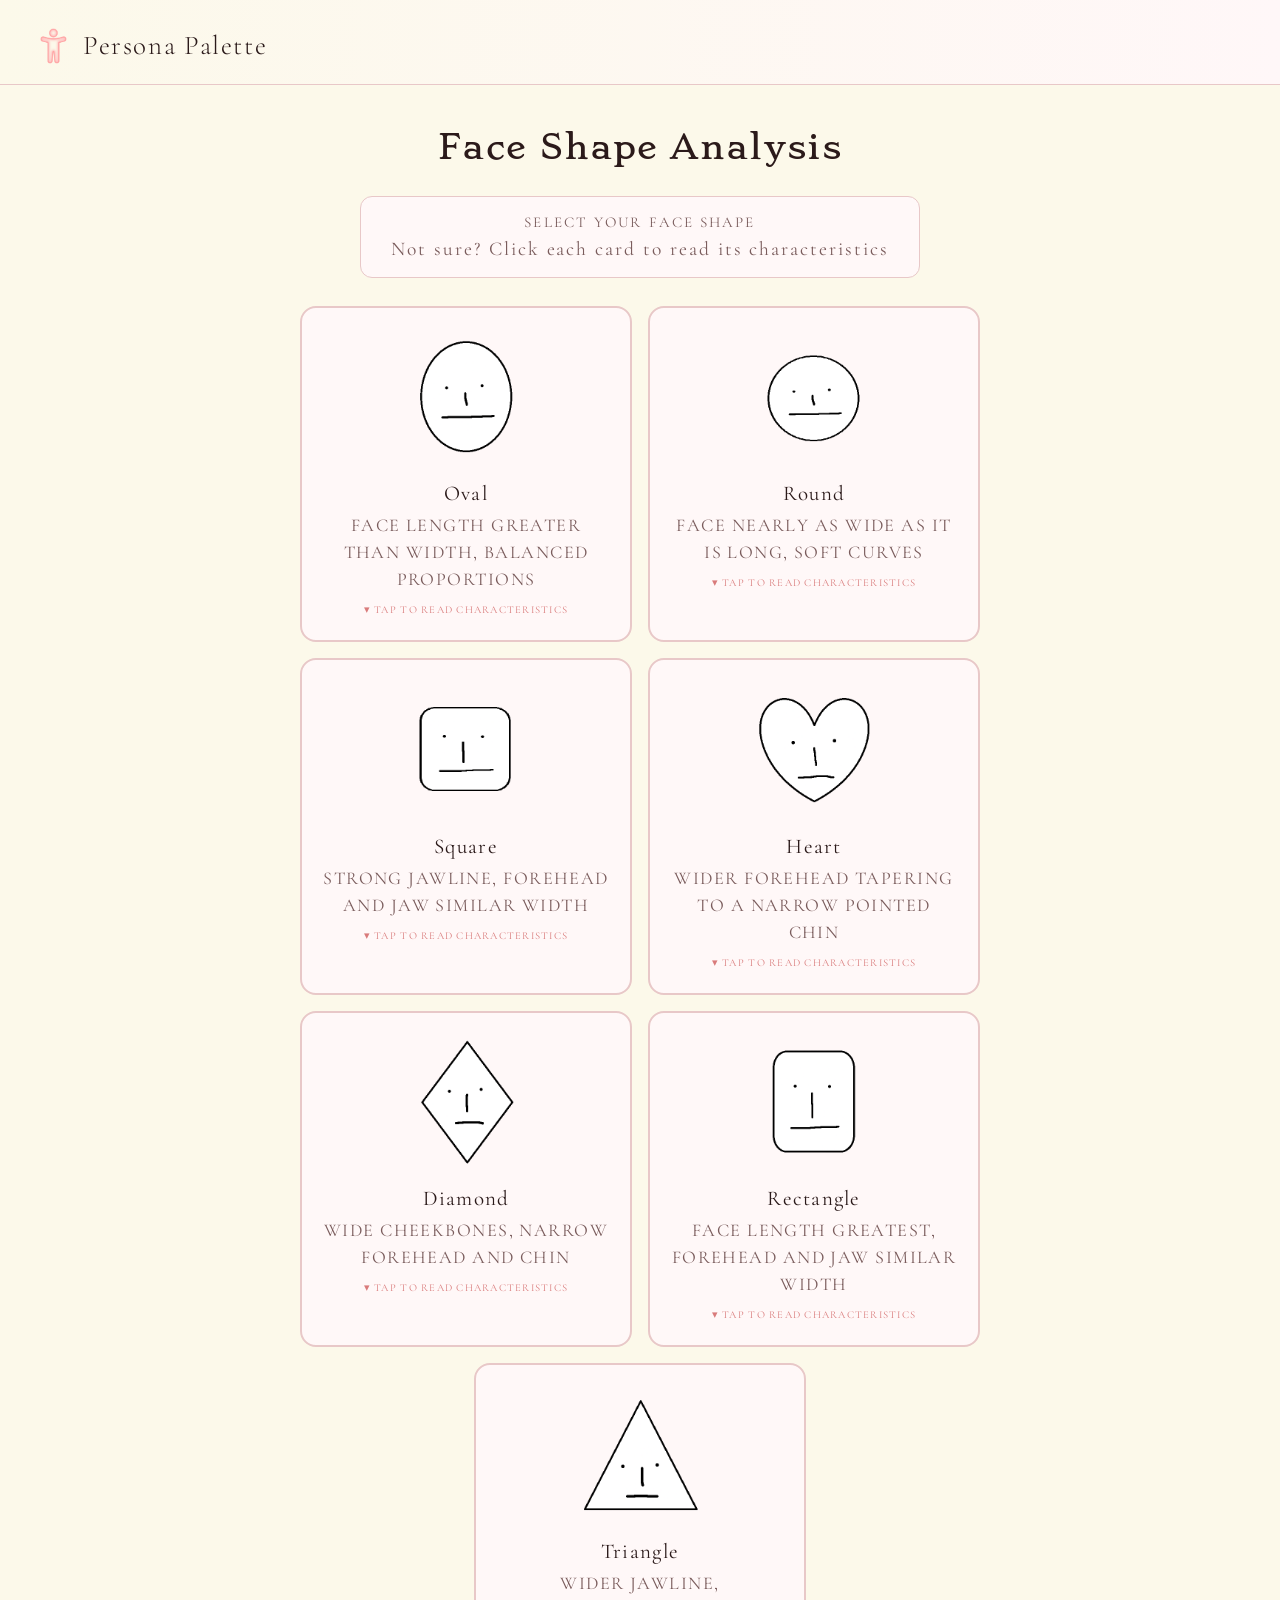
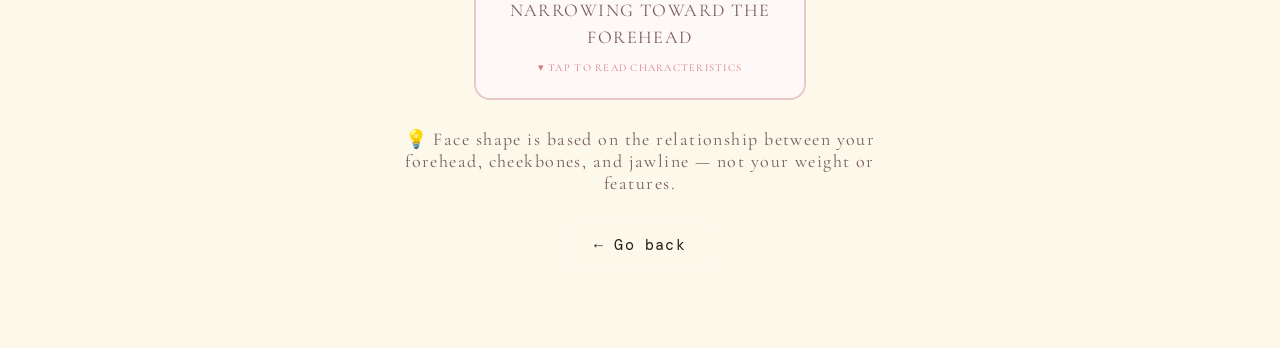
<file: face-shape.html>
<!DOCTYPE html>
<html lang="en">
<head>
  <meta charset="UTF-8" />
  <meta name="viewport" content="width=device-width, initial-scale=1.0" />
  <title>Persona Palette | Face Shape Analysis</title>
  <link href="https://fonts.googleapis.com/css2?family=Stoke:wght@400&family=Cormorant+Garamond:ital,wght@0,300;0,400;0,600;1,300;1,400&family=DM+Mono:wght@300;400;500&display=swap" rel="stylesheet" />
  <link href="styles.css" rel="stylesheet" />
  <script src="/layout.js"></script>
  <link rel="icon" href="/assets/images/icon.png">
  <style>
    /* ── Face Shape Selection Page ── */
    .body-shape-grid {
      display: flex;
      flex-wrap: wrap;
      gap: 16px;
      justify-content: center;
      width: 100%;
      max-width: 680px;
    }

    .shape-card {
      background: #fff8f8;
      border: 2px solid var(--border);
      border-radius: 16px;
      padding: 24px 20px;
      width: calc(50% - 8px);
      min-width: 200px;
      cursor: pointer;
      transition: border-color 0.2s, box-shadow 0.2s, transform 0.15s;
      text-align: center;
      position: relative;
    }
    .shape-card:hover {
      border-color: var(--rose);
      box-shadow: 0 4px 20px var(--shadow);
      transform: translateY(-2px);
    }
    .shape-card.selected {
      border-color: var(--rose);
      background: #fff0f0;
      box-shadow: 0 0 0 3px var(--blush);
    }

    .shape-emoji {
      font-size: 2.4rem;
      margin-bottom: 10px;
      display: block;
    }
    .shape-name {
      font-family: 'Cormorant Garamond', serif;
      font-size: 1.4rem;
      font-weight: 400;
      letter-spacing: 0.06em;
      color: var(--deep);
      margin-bottom: 6px;
    }
    .shape-tagline {
      font-size: 1.2rem;
      letter-spacing: 0.08em;
      color: var(--muted);
      text-transform: uppercase;
      line-height: 1.5;
    }

    .shape-checkmark {
      position: absolute;
      top: 12px;
      right: 14px;
      font-size: 1rem;
      color: var(--rose);
      opacity: 0;
      transition: opacity 0.2s;
    }
    .shape-card.selected .shape-checkmark {
      opacity: 1;
    }

    .shape-details {
      display: none;
      margin-top: 12px;
      text-align: left;
      border-top: 1px solid var(--border);
      padding-top: 12px;
    }
    .shape-card.expanded .shape-details {
      display: block;
    }
    .shape-detail-item {
      display: flex;
      gap: 8px;
      align-items: flex-start;
      font-size: 1.2rem;
      line-height: 1.6;
      color: var(--muted);
      margin-bottom: 6px;
      letter-spacing: 0.02em;
    }
    .shape-detail-icon {
      flex-shrink: 0;
      font-size: 0.85rem;
    }

    .expand-hint {
      font-size: 0.7rem;
      letter-spacing: 0.12em;
      text-transform: uppercase;
      color: var(--rose);
      margin-top: 10px;
      display: block;
    }

    /* ── Result Page Styles ── */
    .analysis-hero {
      width: 100%;
      max-width: 680px;
      border-radius: 20px;
      padding: 48px 40px 40px;
      text-align: center;
      position: relative;
      overflow: hidden;
    }
    .analysis-hero::before {
      content: '';
      position: absolute;
      inset: 0;
      background: inherit;
      filter: blur(0);
      z-index: 0;
    }
    .analysis-hero * { position: relative; z-index: 1; }

    .season-badge {
      display: inline-block;
      font-size: 0.7rem;
      letter-spacing: 0.22em;
      text-transform: uppercase;
      padding: 5px 14px;
      border-radius: 20px;
      margin-bottom: 20px;
      font-family: 'DM Mono', monospace;
      font-weight: 500;
    }
    .season-name {
      font-family: 'Cormorant Garamond', serif;
      font-size: 3.8rem;
      font-weight: 300;
      letter-spacing: 0.06em;
      line-height: 1.1;
      margin-bottom: 8px;
    }
    .season-sub {
      font-family: 'Cormorant Garamond', serif;
      font-size: 1.3rem;
      font-weight: 300;
      font-style: normal;
      letter-spacing: 0.14em;
      opacity: 0.6;
      margin-bottom: 24px;
    }

    .analysis-section {
      width: 100%;
      max-width: 680px;
      background: #fff8f8;
      border: 1px solid var(--border);
      border-radius: 16px;
      padding: 32px;
    }
    .section-heading {
      font-family: 'Cormorant Garamond', serif;
      font-size: 1.3rem;
      font-weight: 400;
      letter-spacing: 0.06em;
      margin-bottom: 20px;
      color: var(--deep);
    }

    .traits-list {
      display: flex;
      flex-direction: column;
      gap: 10px;
    }
    .trait-row {
      display: flex;
      align-items: flex-start;
      gap: 12px;
      font-size: 1.2rem;
      line-height: 1.6;
      letter-spacing: 0.02em;
    }
    .trait-icon {
      flex-shrink: 0;
      width: 22px;
      height: 22px;
      border-radius: 50%;
      display: flex;
      align-items: center;
      justify-content: center;
      font-size: 0.7rem;
      margin-top: 1px;
    }

    .clothing-grid {
      display: flex;
      flex-direction: column;
      gap: 12px;
    }
    .clothing-item {
      background: white;
      border: 1px solid var(--border);
      border-radius: 12px;
      padding: 16px 18px;
    }
    .clothing-item-name {
      font-family: 'Cormorant Garamond', serif;
      font-size: 1.2rem;
      font-weight: 400;
      letter-spacing: 0.05em;
      color: var(--deep);
      margin-bottom: 4px;
    }
    .clothing-item-desc {
      font-size: 1.2rem;
      color: var(--muted);
      line-height: 1.6;
      letter-spacing: 0.02em;
    }

    .loading-state {
      text-align: center;
      padding: 80px 20px;
      font-size: 1rem;
      color: var(--muted);
      letter-spacing: 0.08em;
    }
    .loading-spinner {
      width: 32px;
      height: 32px;
      border: 2px solid var(--border);
      border-top-color: var(--rose);
      border-radius: 50%;
      animation: spin 0.8s linear infinite;
      margin: 0 auto 16px;
    }
    @keyframes spin { to { transform: rotate(360deg); } }
  </style>
</head>
<body>
<div id="main-area">
<div id="app">
  <main id="main-content">
    <div class="loading-state">
      <div class="loading-spinner"></div>
      Loading face shape analysis…
    </div>
  </main>
</div>
</div>

<script src="face-data.js"></script>
<script>
const SHAPES = [
  { key: 'oval',      label: 'Oval',      emoji: '🥚', tagline: 'face length greater than width, balanced proportions', image:'/assets/images/oval-face.png' },
  { key: 'round',     label: 'Round',     emoji: '🔵', tagline: 'face nearly as wide as it is long, soft curves', image:'/assets/images/circle-face.png' },
  { key: 'square',    label: 'Square',    emoji: '🟦', tagline: 'strong jawline, forehead and jaw similar width', image:'/assets/images/square-face.png' },
  { key: 'heart',     label: 'Heart',     emoji: '❤️', tagline: 'wider forehead tapering to a narrow pointed chin', image:'/assets/images/heart-face.png' },
  { key: 'diamond',   label: 'Diamond',   emoji: '💎', tagline: 'wide cheekbones, narrow forehead and chin', image:'/assets/images/diamond-face.png' },
  { key: 'rectangle', label: 'Rectangle', emoji: '🚪',  tagline: 'face length greatest, forehead and jaw similar width', image:'/assets/images/rectangle-face.png' },
  { key: 'triangle',  label: 'Triangle',  emoji: '🔺', tagline: 'wider jawline, narrowing toward the forehead', image:'/assets/images/triangle-face.png' },
];

let selectedShape = null;
const main = document.getElementById('main-content');

const savedShape = sessionStorage.getItem('hoohacks_face_shape');
if (savedShape) {
  setTimeout(() => renderResult(savedShape), 300);
} else {
  buildSelectionPage();
}

/* ═══════════════════════════════════════════════════
   SELECTION PAGE
═══════════════════════════════════════════════════ */
function buildSelectionPage() {
  main.innerHTML = `
    <p class="page-title">Face Shape Analysis</p>

    <div class="instruction-banner" id="instruction-banner">
      <div class="step-label">Select your face shape</div>
      <div class="feature-name" style="font-size:1.3rem; letter-spacing:0.1em; color:var(--muted); font-family:'Cormorant Garamond', serif;">
        Not sure? Click each card to read its characteristics
      </div>
    </div>

    <div class="body-shape-grid" id="shape-grid"></div>

    <p style="font-size:1.2rem; color:var(--muted); letter-spacing:0.08em; text-align:center; max-width:480px;">
      💡 Face shape is based on the relationship between your forehead, cheekbones, and jawline — not your weight or features.
    </p>

    <div class="btn-row">
      <button class="btn btn-ghost" onclick="window.location.href='index.html'">← Go back</button>
      <button class="btn btn-rose" id="analyze-btn" style="display:none;" onclick="goToResult()">
        Analyze my face shape →
      </button>
    </div>
  `;

  buildShapeCards();
}

function buildShapeCards() {
  const grid = document.getElementById('shape-grid');
  grid.innerHTML = '';

  SHAPES.forEach(shape => {
    const data = FACE_DATA[shape.key];
    const card = document.createElement('div');
    card.className = 'shape-card';
    card.id = 'card-' + shape.key;

    card.innerHTML = `
      <span class="shape-checkmark">✓</span>
      <span class="shape-emoji"><img src="${shape.image}" style="width:45%; height:45%;"/></span>
      <div class="shape-name">${shape.label}</div>
      <div class="shape-tagline">${shape.tagline}</div>
      <span class="expand-hint">▾ tap to read characteristics</span>
      <div class="shape-details">
        ${data.characteristics.map(c => `
          <div class="shape-detail-item">
            <span class="shape-detail-icon">${c.icon}</span>
            <span>${c.text}</span>
          </div>
        `).join('')}
      </div>
    `;

    card.addEventListener('click', () => handleCardClick(shape.key, card));
    grid.appendChild(card);
  });
}

function handleCardClick(key, card) {
  const isExpanded = card.classList.contains('expanded');
  const isSelected = card.classList.contains('selected');

  if (isSelected && isExpanded) {
    card.classList.remove('selected', 'expanded');
    card.querySelector('.expand-hint').textContent = '▾ tap to read characteristics';
    selectedShape = null;
    document.getElementById('analyze-btn').style.display = 'none';
    return;
  }

  document.querySelectorAll('.shape-card').forEach(c => {
    c.classList.remove('selected', 'expanded');
    c.querySelector('.expand-hint').textContent = '▾ tap to read characteristics';
  });

  card.classList.add('selected', 'expanded');
  card.querySelector('.expand-hint').textContent = '▴ collapse';
  selectedShape = key;
  document.getElementById('analyze-btn').style.display = 'inline-flex';
}

function goToResult() {
  if (!selectedShape) return;
  sessionStorage.setItem('hoohacks_face_shape', selectedShape);
  main.innerHTML = `<div class="loading-state"><div class="loading-spinner"></div>Analysing your face shape…</div>`;
  setTimeout(() => renderResult(selectedShape), 500);
}

/* ═══════════════════════════════════════════════════
   RESULT PAGE
═══════════════════════════════════════════════════ */
function renderResult(shapeKey) {
  const data = FACE_DATA[shapeKey];
  if (!data) { buildSelectionPage(); return; }

  main.innerHTML = '';

  // ── Hero card
  const hero = document.createElement('div');
  hero.className = 'analysis-hero';
  hero.style.background = data.heroGradient;
  hero.style.color = data.textColor;
  hero.style.border = '1px solid rgba(0,0,0,0.06)';
  hero.style.boxShadow = '0 12px 48px rgba(0,0,0,0.10)';
  hero.innerHTML = `
    <div class="season-badge" style="background:${data.badgeBg}; color:${data.badgeColor};">
      ${data.emoji} Your face shape
    </div>
    <div class="season-name">${data.name}</div>
    <div class="season-sub">${data.oneWordSum}</div>
    <p style="font-size:1.2rem; line-height:1.8; letter-spacing:0.03em; max-width:480px; margin:0 auto; opacity:0.85;">
      ${data.stylingTip}
    </p>
  `;
  main.appendChild(hero);

  // ── Best cuts
  const cutsSection = makeSection('✦ Best haircuts for you');
  cutsSection.innerHTML += `<div class="clothing-grid">${data.cuts.map(renderItem).join('')}</div>`;
  main.appendChild(cutsSection);

  // ── Best bangs
  const bangsSection = makeSection('✦ Best bangs for you');
  bangsSection.innerHTML += `<div class="clothing-grid">${data.bangs.map(renderItem).join('')}</div>`;
  main.appendChild(bangsSection);

  // ── Best lengths
  const lengthsSection = makeSection('✦ Hair lengths guide');
  lengthsSection.innerHTML += `<div class="clothing-grid">${data.lengths.map(renderItem).join('')}</div>`;
  main.appendChild(lengthsSection);

  // ── Styling tips
  const stylingSection = makeSection('✦ Styling techniques');
  stylingSection.innerHTML += `<div class="clothing-grid">${data.styling.map(renderItem).join('')}</div>`;
  main.appendChild(stylingSection);

  // ── Best combos
  const bestSection = makeSection('Best combinations');
  bestSection.innerHTML += `
    <div class="traits-list">
      ${data.bestCombos.map(c => `
        <div class="trait-row">
          <div class="trait-icon" style="background:#e8f5e9; border:1px solid #c8e6c9;">✓</div>
          <span>${c}</span>
        </div>
      `).join('')}
    </div>
  `;
  main.appendChild(bestSection);

  // ── Avoid
  const avoidSection = makeSection('Styles to avoid');
  avoidSection.innerHTML += `
    <p style="font-size:1.2rem; color:var(--muted); margin-bottom:16px; line-height:1.7; letter-spacing:0.03em;">
      These styles work against your natural face shape and can throw off your proportions.
    </p>
    <div class="traits-list">
      ${data.avoid.map(a => `
        <div class="trait-row">
          <div class="trait-icon" style="background:#fce4ec; border:1px solid #f8bbd0;">✕</div>
          <span>${a}</span>
        </div>
      `).join('')}
    </div>
  `;
  main.appendChild(avoidSection);

  // ── Action buttons
  const btnRow = document.createElement('div');
  btnRow.className = 'btn-row';
  btnRow.innerHTML = `
    <button class="btn btn-ghost" onclick="resetShape()">← Pick again</button>
    <button class="btn btn-ghost" onclick="window.location.href='index.html'">Return to Home</button>
    <button class="btn btn-rose" onclick="window.location.href='body-shape.html'">Body shape →</button>
  `;
  main.appendChild(btnRow);
}

function renderItem(item) {
  return `
    <div class="clothing-item">
      <div class="clothing-item-name">${item.name}</div>
      <div class="clothing-item-desc">${item.description}</div>
    </div>
  `;
}

function makeSection(title) {
  const s = document.createElement('div');
  s.className = 'analysis-section';
  s.innerHTML = `<div class="section-heading">${title}</div>`;
  return s;
}

function resetShape() {
  sessionStorage.removeItem('hoohacks_face_shape');
  selectedShape = null;
  buildSelectionPage();
}
</script>
</body>
</html>
</file>
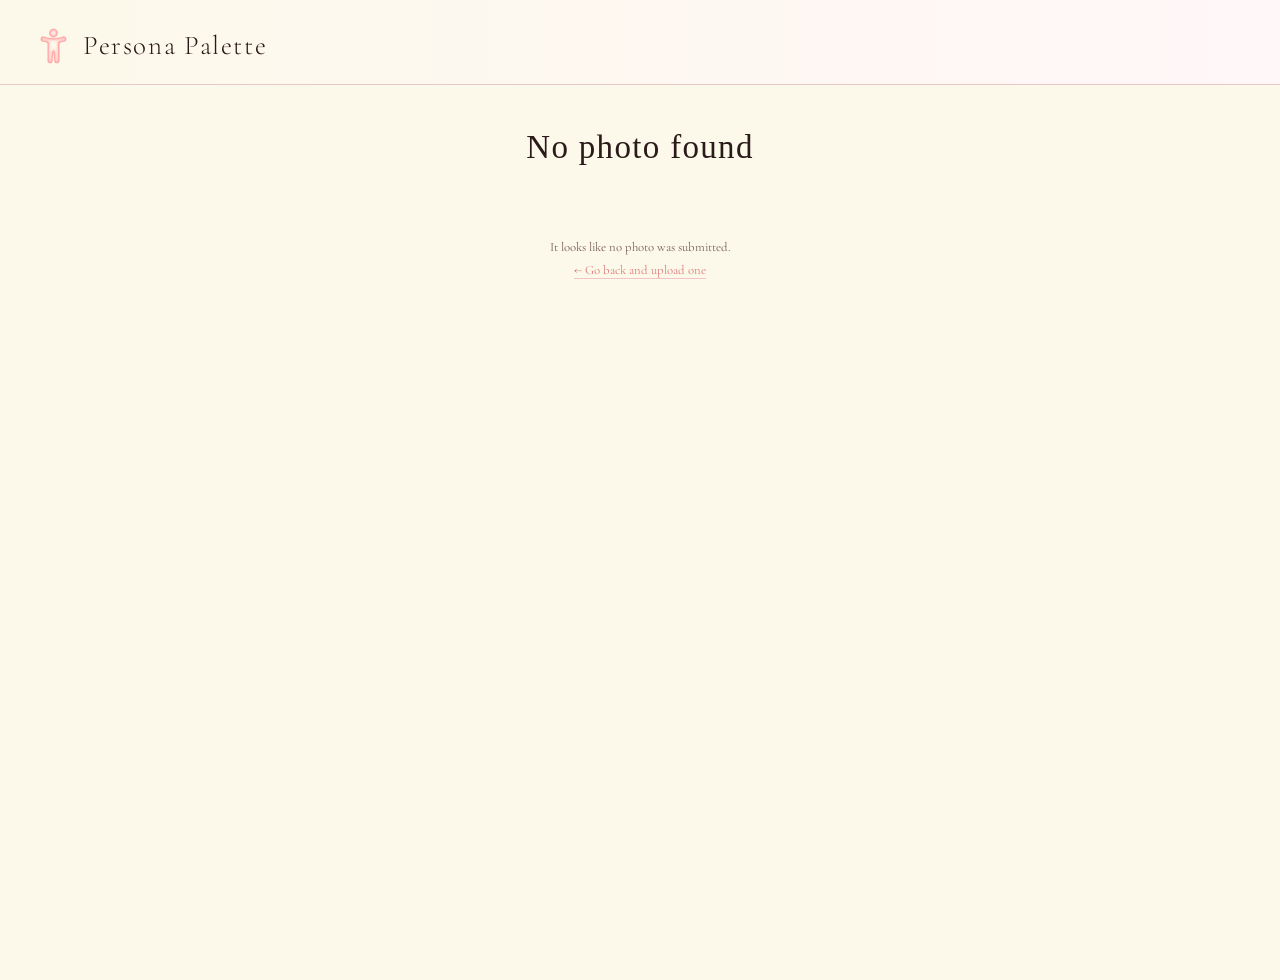
<file: results.html>
<!DOCTYPE html>
<html lang="en">
<head>
  <meta charset="UTF-8" />
  <meta name="viewport" content="width=device-width, initial-scale=1.0" />
  <title>Persona Palette | Add Photo</title>
  <link href="https://fonts.googleapis.com/css2?family=Cormorant+Garamond:ital,wght@0,300;0,400;0,600;1,300;1,400&family=DM+Mono:wght@300;400;500&display=swap" rel="stylesheet" />
  <link href="styles.css" rel="stylesheet" />
  <script src="/layout.js"></script>
  <link rel="icon" href="/assets/images/icon.png">
</head>
<body>
<div id="main-area">
<div id="app">
  <main id="main-content">
    <!-- Filled by JS -->
  </main>
</div>
</div>

<script>
  const FEATURES = ['eyes', 'lips', 'face', 'hair'];
  let selectedColors = { eyes: null, lips: null, face: null, hair: null };
  let currentFeatureIndex = 0;

  const main = document.getElementById('main-content');
  const photo = sessionStorage.getItem('hoohacks_photo');

  if (!photo) {
    main.innerHTML = `
      <p class="page-title">No photo found</p>
      <div class="no-photo">
        It looks like no photo was submitted.<br/>
        <a href="index.html">← Go back and upload one</a>
      </div>`;
  } else {
    buildPage();
  }

  function buildPage() {
    main.innerHTML = `
      <p class="page-title">Pick your colors</p>

      <div class="instruction-banner" id="instruction-banner">
        <div class="step-label">Step <span id="step-num">1</span> of 4 — click on your</div>
        <div class="feature-name" id="feature-name">${FEATURES[0].toUpperCase()}</div>
        <div id="complete-msg" class="complete-msg" style="display:none;">✓ All colors extracted!</div>
        <div class="step-bar" id="step-bar"></div>
      </div>

      <div class="canvas-wrap" id="canvas-wrap">
        <canvas id="results-canvas"></canvas>
        <div class="click-hint" id="click-hint">Click anywhere on the image</div>
        <div class="hover-preview" id="hover-preview" style="display:none;"></div>
      </div>

      <p class="swatches-title">Extracted colors</p>

      <div class="color-swatches" id="color-swatches"></div>

      <div class="btn-row">
        <button class="btn btn-ghost" id="reset-btn">↺ Reset</button>
        <button class="btn btn-ghost" id="back-btn">← Go back</button>
        <button class="btn btn-rose" id="analyze-btn" style="display:none;">
          Analyze my colors →
        </button>
      </div>
    `;

    buildStepDots();
    buildSwatches();

    // Load image onto canvas
    const img = new Image();
    img.onload = () => {
      const canvas = document.getElementById('results-canvas');
      canvas.width  = img.naturalWidth;
      canvas.height = img.naturalHeight;
      canvas.getContext('2d').drawImage(img, 0, 0);
    };
    img.src = photo;

    const canvas = document.getElementById('results-canvas');
    const hoverPreview = document.getElementById('hover-preview');

    canvas.addEventListener('click', handleCanvasClick);
    canvas.addEventListener('mousemove', function (e) {
      const rect = canvas.getBoundingClientRect();
      const x = (e.clientX - rect.left) * (canvas.width / rect.width);
      const y = (e.clientY - rect.top) * (canvas.height / rect.height);
      const ctx = canvas.getContext('2d');
      const data = ctx.getImageData(Math.floor(x), Math.floor(y), 1, 1).data;
      const [r, g, b] = data;
      const hex = '#' + [r, g, b].map(v => v.toString(16).padStart(2, '0')).join('');

      hoverPreview.style.display = 'block';
      hoverPreview.style.left = `${e.clientX + 14}px`;
      hoverPreview.style.top = `${e.clientY + 14}px`;
      hoverPreview.style.background = hex;
      hoverPreview.style.color = (r*0.299 + g*0.587 + b*0.114) > 186 ? '#222' : '#FFF';
      // hoverPreview.textContent = hex.toUpperCase();
    });

    canvas.addEventListener('mouseleave', () => {
      hoverPreview.style.display = 'none';
    });

    document.getElementById('reset-btn').addEventListener('click', resetColors);
    document.getElementById('back-btn').addEventListener('click', () => { window.location.href = 'index.html'; });
    document.getElementById('analyze-btn').addEventListener('click', goToAnalysis);
  }

  function goToAnalysis() {
    sessionStorage.setItem('hoohacks_colors', JSON.stringify(selectedColors));
    window.location.href = 'analysis.html';
  }

  function handleCanvasClick(e) {
    if (currentFeatureIndex >= FEATURES.length) return;

    const canvas = document.getElementById('results-canvas');
    const rect   = canvas.getBoundingClientRect();
    const x = (e.clientX - rect.left) * (canvas.width  / rect.width);
    const y = (e.clientY - rect.top)  * (canvas.height / rect.height);

    const [r, g, b] = canvas.getContext('2d').getImageData(x, y, 1, 1).data;
    const hex = '#' + [r, g, b].map(v => v.toString(16).padStart(2, '0')).join('');

    spawnRipple(e.clientX - rect.left, e.clientY - rect.top);

    const feature = FEATURES[currentFeatureIndex];
    selectedColors[feature] = hex;

    const swatch = document.getElementById('swatch-' + feature);
    swatch.style.background = hex;
    swatch.classList.remove('empty');
    swatch.classList.add('filled');
    swatch.querySelector('.swatch-hex').textContent = hex.toUpperCase();

    currentFeatureIndex++;
    updateInstruction();
    highlightActiveSwatch();

    document.getElementById('click-hint').classList.add('hidden');

    // Show analyze button when all 4 colors are picked
    if (currentFeatureIndex >= FEATURES.length) {
      document.getElementById('analyze-btn').style.display = 'inline-flex';
    }
  }

  function spawnRipple(x, y) {
    const wrap = document.getElementById('canvas-wrap');
    const r = document.createElement('div');
    r.className = 'ripple';
    r.style.left = x + 'px';
    r.style.top  = y + 'px';
    wrap.appendChild(r);
    r.addEventListener('animationend', () => r.remove());
  }

  function updateInstruction() {
    const isComplete = currentFeatureIndex >= FEATURES.length;
    const featureEl  = document.getElementById('feature-name');
    const completeEl = document.getElementById('complete-msg');
    const stepLabel  = document.querySelector('.step-label');
    const canvas     = document.getElementById('results-canvas');

    if (isComplete) {
      featureEl.style.display  = 'none';
      completeEl.style.display = 'block';
      stepLabel.style.display  = 'none';
      canvas.classList.add('complete');
    } else {
      document.getElementById('step-num').textContent = currentFeatureIndex + 1;
      featureEl.textContent = FEATURES[currentFeatureIndex].toUpperCase();
    }

    buildStepDots();
  }

  function buildStepDots() {
    const bar = document.getElementById('step-bar');
    if (!bar) return;
    bar.innerHTML = '';
    FEATURES.forEach((_, i) => {
      const d = document.createElement('div');
      d.className = 'step-dot' +
        (i < currentFeatureIndex ? ' done' : '') +
        (i === currentFeatureIndex ? ' active' : '');
      bar.appendChild(d);
    });
  }

  function buildSwatches() {
    const container = document.getElementById('color-swatches');
    container.innerHTML = '';
    FEATURES.forEach((f, i) => {
      const item = document.createElement('div');
      item.className = 'swatch-item' + (i === 0 ? ' active' : '');
      item.id = 'swatch-item-' + f;

      const color = selectedColors[f];
      const swatch = document.createElement('div');
      swatch.className = 'swatch' + (color ? ' filled' : ' empty');
      swatch.id = 'swatch-' + f;
      if (color) swatch.style.background = color;

      swatch.innerHTML = `
        <span class="swatch-checkmark">✓</span>
        <span class="swatch-hex">${color ? color.toUpperCase() : '—'}</span>
      `;

      const label = document.createElement('div');
      label.className = 'swatch-label';
      label.textContent = f;

      item.appendChild(swatch);
      item.appendChild(label);
      container.appendChild(item);
    });
  }

  function highlightActiveSwatch() {
    FEATURES.forEach((f, i) => {
      const item = document.getElementById('swatch-item-' + f);
      if (item) item.classList.toggle('active', i === currentFeatureIndex);
    });
  }

  function resetColors() {
    selectedColors = { eyes: null, lips: null, face: null, hair: null };
    currentFeatureIndex = 0;

    buildSwatches();
    updateInstruction();
    highlightActiveSwatch();
    document.getElementById('click-hint').classList.remove('hidden');
    document.getElementById('analyze-btn').style.display = 'none';

    const canvas = document.getElementById('results-canvas');
    canvas.classList.remove('complete');
    const img = new Image();
    img.onload = () => canvas.getContext('2d').drawImage(img, 0, 0);
    img.src = photo;

    const stepLabel = document.querySelector('.step-label');
    if (stepLabel) stepLabel.style.display = '';
    const featureEl  = document.getElementById('feature-name');
    const completeEl = document.getElementById('complete-msg');
    if (featureEl)  featureEl.style.display  = '';
    if (completeEl) completeEl.style.display = 'none';
  }
</script>
</body>
</html>
</file>
<file: welcome-styles.css>
/* Reset & Box Model */
*, *::before, *::after {
  box-sizing: border-box;
  margin: 0;
  padding: 0;
}

/* Design Tokens */
:root {
  --cream:  #FCF9EA;
  --blush:  #f2c9c4;
  --rose:   #D97B7B;
  --rose-lighter:#ec9a9a;
  --deep:   #2B1A1A;
  --muted:  #4f3a3a;
  --border: #E8C8C8;
  --shadow: rgba(43,26,26,0.12);
  --green:  #7DAE8E;
}

/* Base Styles */
html, body {
  min-height: 100%;
  background: var(--cream);
  color: var(--deep);
  font-family: 'Cormorant Garamond', serif;
  font-size: 15px;
  padding-top: 40px;
}

/* Welcome page */
.welcome-container {
    height: 100vh;
    display: flex;
    flex-direction: column;
    align-items: center;
    justify-content: center;
    background: transparent;
}

#learn-more-container {
    height: 100vh;
    display: flex;
    flex-direction: column;
    align-items: center;
    justify-content: center;
    background: transparent;
    overflow-y: auto;
}

.page-title {
    /* margin-bottom: 60px;  */
    margin-top: -50px;
    text-align: center;
    font-size: 3.5rem;
    font-family: 'Stoke', serif;
    font-weight: lighter;
}

.rainbow {
  font-size: 5rem;
  text-align: center;
  margin-top: -1rem;
  opacity: 0.9;
}

.welcome-text {
    max-width: 700px;
    text-align: center;
    font-size: 1.25rem;
    font-family: 'Cormorant Garamond', serif;
    color: var(--deep);
    line-height: 1.8;
    letter-spacing: 0.03em;
}

.learn-text {
    max-width: 800px;
    text-align: center;
    font-size: 1.25rem;
    font-family: 'Cormorant Garamond', serif;
    color: var(--deep);
    line-height: 1.8;
    letter-spacing: 0.03em;
}

/* Layout */
#app {
  min-height: 100vh;
  display: flex;
  flex-direction: column;
  align-items: center;
}

header {
  width: 100%;
  padding: 30px;
  display: flex;
  align-items: baseline;
  gap: 16px;
  border-bottom: 1px solid var(--border);
  background: linear-gradient(to right, #FCF9EA, #FFF7F8);
}

header h1 {
  font-family: 'Stoke', serif;
  font-weight: 300;
  font-size: 1.8rem;
  letter-spacing: 0.06em;
}

.btn {
  padding: 13px 28px;
  border-radius: 10px;
  font-family: 'DM Mono', monospace;
  font-size: 0.9rem;
  letter-spacing: 0.08em;
  font-weight: 400;
  cursor: pointer;
  border: none;
  display: inline-flex;
  align-items: center;
  gap: 8px;
  transition: transform 0.3s;
}

.btn:active { transform: scale(0.97); }
.btn-start  { background: var(--rose-lighter); color: var(--deep); }
.btn-learn { background: transparent; color: var(--muted); border: 1px solid var(--border); }
.btn-row { display: flex; gap: 12px; flex-wrap: wrap; justify-content: center; }

.btn:hover{
    transform: scale(1.2);
}

.flex-center {
  display: flex;
  align-items: center;
  justify-content: center;
  flex-direction: row;
  gap: 1rem;
}

.flex-child {
    max-width: 27%;
    height: 100%;
    border-radius: 15px;
    background-color: rgba(255,255,255,0.5);
    padding: 2rem;
    margin: 1rem;
    align-items: center;
    justify-content: center;
    display: flex;
    box-shadow: 3px 3px 5px rgba(0,0,0,0.1);
    transition: transform 0.3s;
}

.flex-child:hover {
  transform: scale(1.1);
  cursor: pointer;
}

.list-title {
    font-size: 1.5rem;
    font-weight: bold;
    margin-bottom: 1rem;
}

.bold {
    font-weight: bold;
    size: 1.1rem;
}

li {
  text-align: left;
}
</file>
<file: styles.css>
/* Reset & Box Model */
*, *::before, *::after {
  box-sizing: border-box;
  margin: 0;
  padding: 0;
}

/* Design Tokens */
:root {
  --cream:  #FCF9EA;
  --blush:  #F2C4C4;
  --rose:   #D97B7B;
  --deep:   #2B1A1A;
  --muted:  #7A5C5C;
  --border: #E8C8C8;
  --shadow: rgba(43,26,26,0.12);
  --green:  #7DAE8E;
}

/* Base Styles */
html, body {
  min-height: 100%;
  background: var(--cream);
  color: var(--deep);
  font-family: 'Cormorant Garamond', serif;
  font-size: 15px;
  padding-top: 40px; /* Account for fixed header */
}

/* Welcome page */
.welcome-container {
    height: 100vh;
    display: flex;
    flex-direction: column;
    align-items: center;
    justify-content: center;
    background: transparent;
}

#learn-more-container {
    height: 100vh;
    display: flex;
    flex-direction: column;
    align-items: center;
    justify-content: center;
    background: transparent;
}

.welcome-text {
    max-width: 600px;
    text-align: center;
    font-size: 1.25rem;
    font-family: 'Cormorant Garamond', serif;
    color: var(--cream);
    line-height: 1.8;
    letter-spacing: 0.03em;
}

/* Layout */
#app {
  min-height: 100vh;
  display: flex;
  flex-direction: column;
  align-items: center;
}

header {
  width: 100%;
  padding: 30px;
  display: flex;
  align-items: baseline;
  gap: 16px;
  border-bottom: 1px solid var(--border);
  background: linear-gradient(to right, #FCF9EA, #FFF7F8);
}
header h1 {
  font-family: 'Stoke', serif;
  font-weight: 300;
  font-size: 1.8rem;
  letter-spacing: 0.06em;
}
header span {
  font-size: 0.7rem;
  letter-spacing: 0.18em;
  text-transform: uppercase;
  color: var(--muted);
}

main {
  flex: 1;
  width: 100%;
  padding: 48px 24px 80px;
  display: flex;
  flex-direction: column;
  align-items: center;
  gap: 32px;
}
main {
  max-width: 680px;
}
/* Results page has wider main */
#main-content {
  width: 100%;
  max-width: 760px;
  display: flex;
  flex-direction: column;
  align-items: center;
  gap: 28px;
  flex: 1;
}

/* Typography */
.page-title {
  font-family: 'Stoke', serif;
  font-size: 3rem;
  font-weight: 500;
  letter-spacing: 0.04em;
  text-align: center;
  line-height: 1.2;
  color: var(--cream);
}
.page-title-dark{
    font-family: 'Stoke', serif;
    font-size: 2.7rem;
    font-weight: 500;
    letter-spacing: 0.04em;
    text-align: center;
    line-height: 1.2;
    color: var(--deep);
    transform: translate(0,5px);
}

#main-content .page-title {
  font-size: 2.2rem;
  color: var(--deep);
}

.instructions {
  max-width: 600px;
  margin-top: -4px;
  text-align: center;
  font-size: 1.25rem;
  color: var(--deep);
  line-height: 1.8;
  letter-spacing: 0.03em;
  font-weight: bolder;
}

/* Upload Zone (Index Page) */
.upload-zone {
  border: 1.5px dashed var(--blush);
  background: #fff8f8;
  border-radius: 16px;
  padding: 40px 28px;
  width: 100%;
  max-width: 400px;
  text-align: center;
  transition: border-color 0.2s, background 0.2s;
}
.upload-zone:hover {
  border-color: var(--rose);
  background: #fff2f2;
}
.upload-zone label {
  cursor: pointer;
  display: flex;
  flex-direction: column;
  align-items: center;
  gap: 14px;
}
.upload-icon {
  width: 48px;
  height: 48px;
  border: 1.5px solid var(--blush);
  border-radius: 50%;
  display: flex;
  align-items: center;
  justify-content: center;
  color: var(--rose);
}
.label-text {
  font-size: 1.2rem;
  color: var(--muted);
  letter-spacing: 0.06em;
}
.label-text span {
  display: block;
  font-size: 1.1rem;
  margin-top: 4px;
  opacity: 0.7;
}
#file-input {
  display: none;
}

#upload-preview {
  width: 100%;
  max-width: 400px;
  border-radius: 14px;
  box-shadow: 0 4px 28px var(--shadow);
  display: none;
}
#upload-preview.visible {
  display: block;
}

/* Divider */
.divider {
  display: flex;
  align-items: center;
  gap: 12px;
  width: 100%;
  max-width: 400px;
  color: var(--muted);
  font-size: 1.2rem;
  letter-spacing: 0.12em;
  text-transform: uppercase;
}
.divider::before, .divider::after {
  content: '';
  flex: 1;
  height: 1px;
  background: var(--border);
}

/* Buttons */
.btn {
  padding: 13px 28px;
  border-radius: 10px;
  font-family: 'DM Mono', monospace;
  font-size: 1rem;
  letter-spacing: 0.08em;
  font-weight: 400;
  cursor: pointer;
  border: none;
  display: inline-flex;
  align-items: center;
  gap: 8px;
  transition: transform 0.3s;
}

.btn:hover {
  transform: scale(1.2);
}

.btn:active {
  transform: scale(0.97);
}
.btn-dark {
  background: var(--deep);
  color: var(--cream);
}
.btn-rose {
  background: #a44351;
  color: #FFF7F8;
}
.btn-ghost {
  background: transparent;
  color: var(--deep);
  border: 1px solid rgba(255, 247, 248, 0.5);
}
.btn-ghost:hover {
  border-color: rgba(255, 247, 248, 0.5);
  color: var(--deep);
}
.btn-row {
  display: flex;
  gap: 12px;
  flex-wrap: wrap;
  justify-content: center;
}
/* Button adjustments for results page */
#main-content .btn {
  padding: 12px 26px;
  font-size: 1rem;
}

/* Camera Modal (Index Page) */
.backdrop {
  position: fixed;
  inset: 0;
  background: rgba(20,8,8,0.72);
  display: none;
  align-items: center;
  justify-content: center;
  z-index: 999;
  backdrop-filter: blur(3px);
}
.backdrop.open {
  display: flex;
}
.modal {
  background: var(--cream);
  border-radius: 20px;
  padding: 32px;
  width: min(460px, 94vw);
  display: flex;
  flex-direction: column;
  align-items: center;
  gap: 20px;
  box-shadow: 0 30px 70px rgba(20,8,8,0.35);
}
.modal-title {
  font-family: 'Cormorant Garamond', serif;
  font-size: 1.4rem;
  font-weight: 300;
  letter-spacing: 0.06em;
}
#camera-video {
  width: 100%;
  border-radius: 12px;
  background: #111;
  display: block;
}
.camera-error {
  font-size: 1rem;
  color: var(--rose);
  text-align: center;
  line-height: 1.5;
}

/* Results Page: Instruction Banner */
.instruction-banner {
  background: #fff8f8;
  border: 1px solid var(--border);
  border-radius: 12px;
  padding: 16px 24px;
  text-align: center;
  width: 100%;
  max-width: 560px;
}
.instruction-banner .step-label {
  font-size: 1rem;
  letter-spacing: 0.14em;
  text-transform: uppercase;
  color: var(--muted);
  margin-bottom: 6px;
}
.instruction-banner .feature-name {
  font-family: 'Cormorant Garamond', serif;
  font-size: 1.6rem;
  font-weight: 400;
  letter-spacing: 0.08em;
  color: var(--rose);
}
.instruction-banner .complete-msg {
  font-family: 'Cormorant Garamond', serif;
  font-size: 1.4rem;
  font-weight: 300;
  color: var(--green);
  letter-spacing: 0.06em;
}

/* Step Dots */
.step-bar {
  display: flex;
  gap: 8px;
  justify-content: center;
  margin-top: 10px;
}
.step-dot {
  width: 9px;
  height: 9px;
  border-radius: 50%;
  background: var(--border);
  transition: background 0.2s, transform 0.2s;
}
.step-dot.done {
  background: var(--rose);
}
.step-dot.active {
  background: var(--deep);
  transform: scale(1.35);
}

/* Canvas Wrapper */
.canvas-wrap {
  position: relative;
  width: 100%;
  max-width: 560px;
}

#results-canvas {
  display: block;
  width: 100%;
  border-radius: 14px;
  border: 2px solid var(--border);
  cursor: crosshair;
  box-shadow: 0 8px 36px var(--shadow);
  transition: border-color 0.3s;
}
#results-canvas.complete {
  border-color: var(--green);
  cursor: default;
}

/* Click Hint */
.click-hint {
  position: absolute;
  bottom: 14px;
  left: 50%;
  transform: translateX(-50%);
  background: rgba(43,26,26,0.72);
  color: var(--cream);
  font-size: 1rem;
  letter-spacing: 0.1em;
  padding: 6px 14px;
  border-radius: 20px;
  pointer-events: none;
  opacity: 1;
  transition: opacity 0.4s;
  white-space: nowrap;
}
.click-hint.hidden {
  opacity: 0;
}

/* Hover color preview */
.hover-preview {
  position: fixed;
  z-index: 1000;
  padding: 6px 10px;
  border-radius: 8px;
  border: 1px solid rgba(0,0,0,0.18);
  box-shadow: 0 6px 16px rgba(0,0,0,0.24);
  font-size: 1rem;
  font-family: 'DM Mono', monospace;
  pointer-events: none;
  user-select: none;
  min-width: 40px;
  min-height: 30px;
  text-align: center;
}

/* Ripple Animation */
.ripple {
  position: absolute;
  border-radius: 50%;
  width: 28px;
  height: 28px;
  border: 2px solid var(--rose);
  transform: translate(-50%, -50%) scale(0);
  animation: ripple-out 0.5s ease-out forwards;
  pointer-events: none;
}
@keyframes ripple-out {
  to {
    transform: translate(-50%, -50%) scale(1.8);
    opacity: 0;
  }
}

/* Swatches */
.swatches-title {
  font-size: 1rem;
  letter-spacing: 0.14em;
  text-transform: uppercase;
  color: var(--muted);
  text-align: center;
}

.color-swatches {
  display: flex;
  gap: 20px;
  flex-wrap: wrap;
  justify-content: center;
  width: 100%;
}

.swatch-item {
  display: flex;
  flex-direction: column;
  align-items: center;
  gap: 8px;
  transition: transform 0.2s;
}
.swatch-item.active {
  transform: translateY(-4px);
}

.swatch {
  width: 80px;
  height: 80px;
  border-radius: 12px;
  border: 2px solid var(--border);
  display: flex;
  flex-direction: column;
  align-items: center;
  justify-content: center;
  font-size: 1rem;
  font-weight: 500;
  letter-spacing: 0.04em;
  color: rgba(255, 255, 255, 0.9);
  text-shadow: 0 1px 3px rgba(0, 0, 0, 0.45);
  background: #ede5e5;
  transition: box-shadow 0.2s, border-color 0.2s;
  position: relative;
  overflow: hidden;
}
.swatch.empty {
  color: #c0aaaa;
}
.swatch.filled {
  border-color: transparent;
}
.swatch-item.active .swatch {
  box-shadow: 0 0 0 3px var(--rose);
  border-color: transparent;
}

.swatch-checkmark {
  font-size: 1.1rem;
  position: absolute;
  top: 5px;
  right: 7px;
  opacity: 0;
  transition: opacity 0.2s;
}
.swatch.filled .swatch-checkmark {
  opacity: 1;
}

.swatch-hex {
  font-size: 1rem;
  letter-spacing: 0.03em;
}

.swatch-label {
  font-size: 1rem;
  text-transform: uppercase;
  letter-spacing: 0.1em;
  color: var(--muted);
}

/* No Photo State */
.no-photo {
  text-align: center;
  color: var(--muted);
  font-size: 0.85rem;
  line-height: 1.8;
  padding: 40px 20px;
}
.no-photo a {
  color: var(--rose);
  text-decoration: none;
  border-bottom: 1px solid var(--blush);
}
</file>
